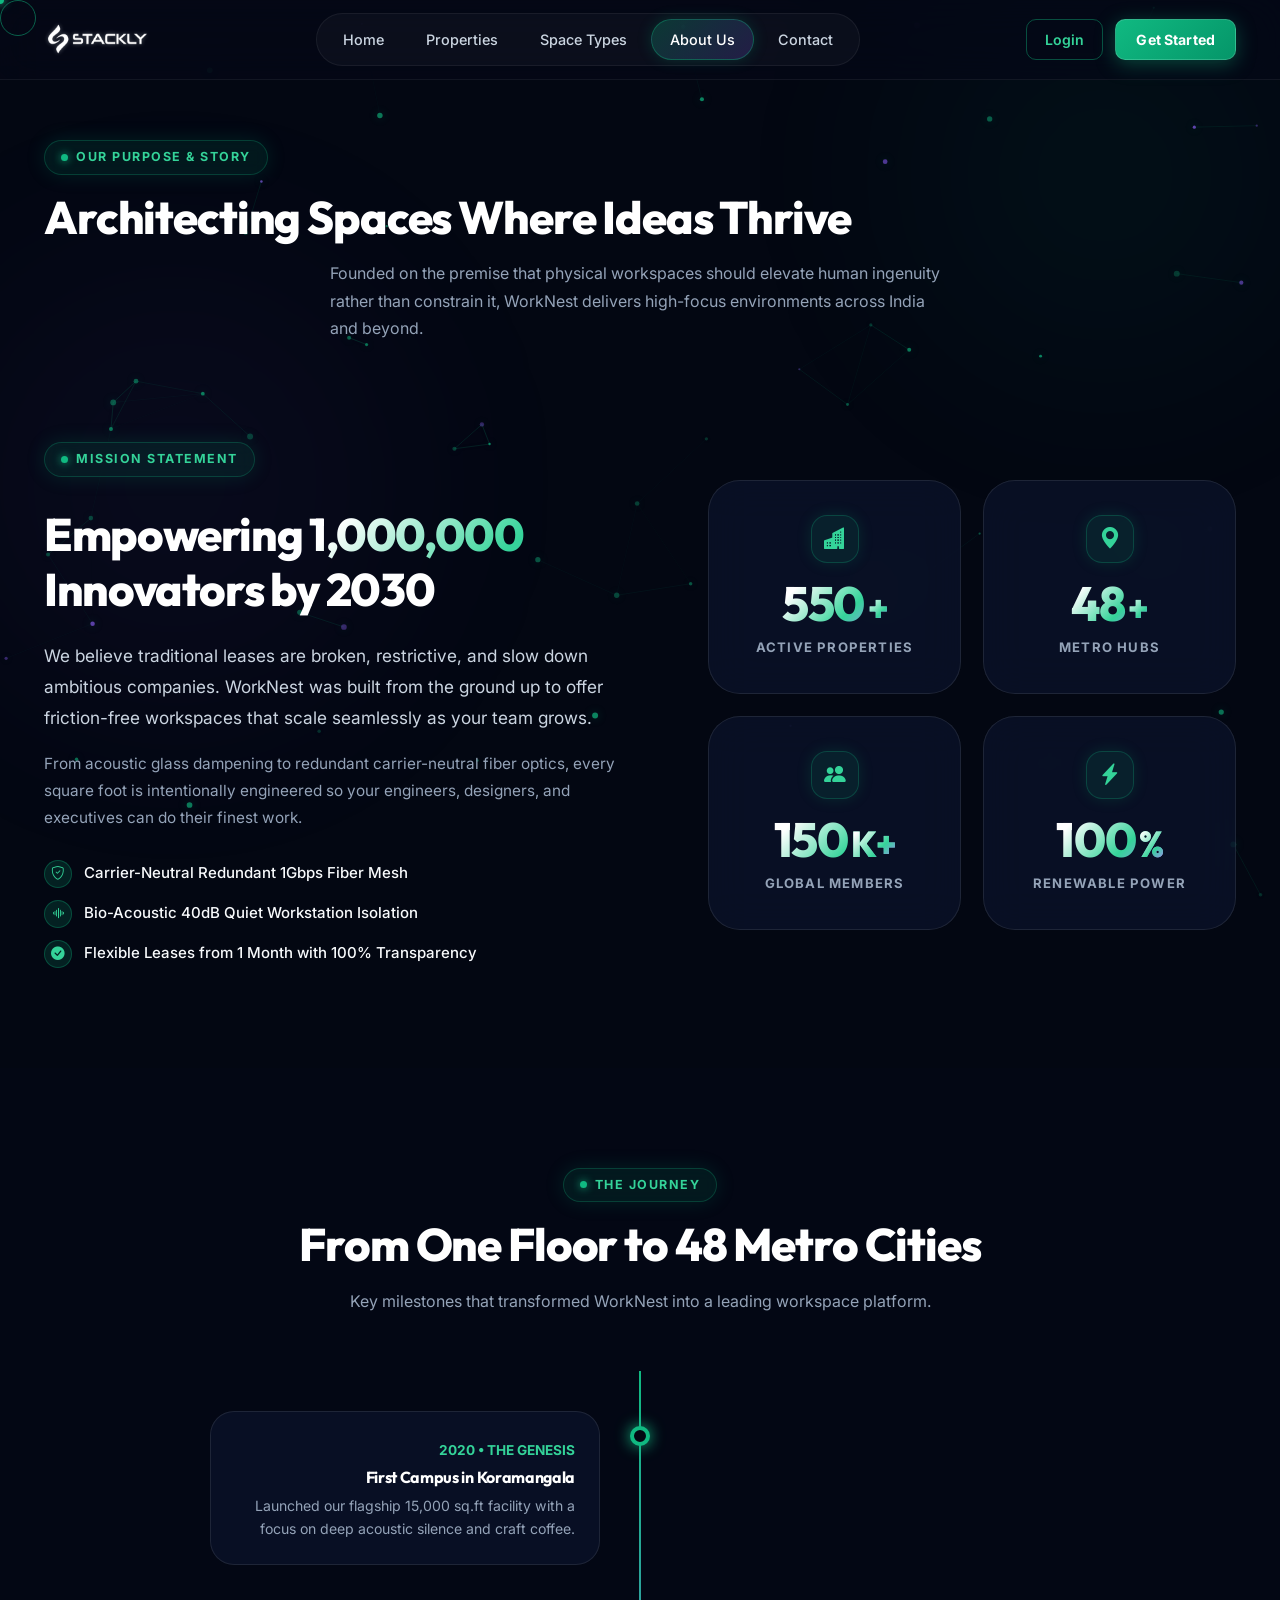
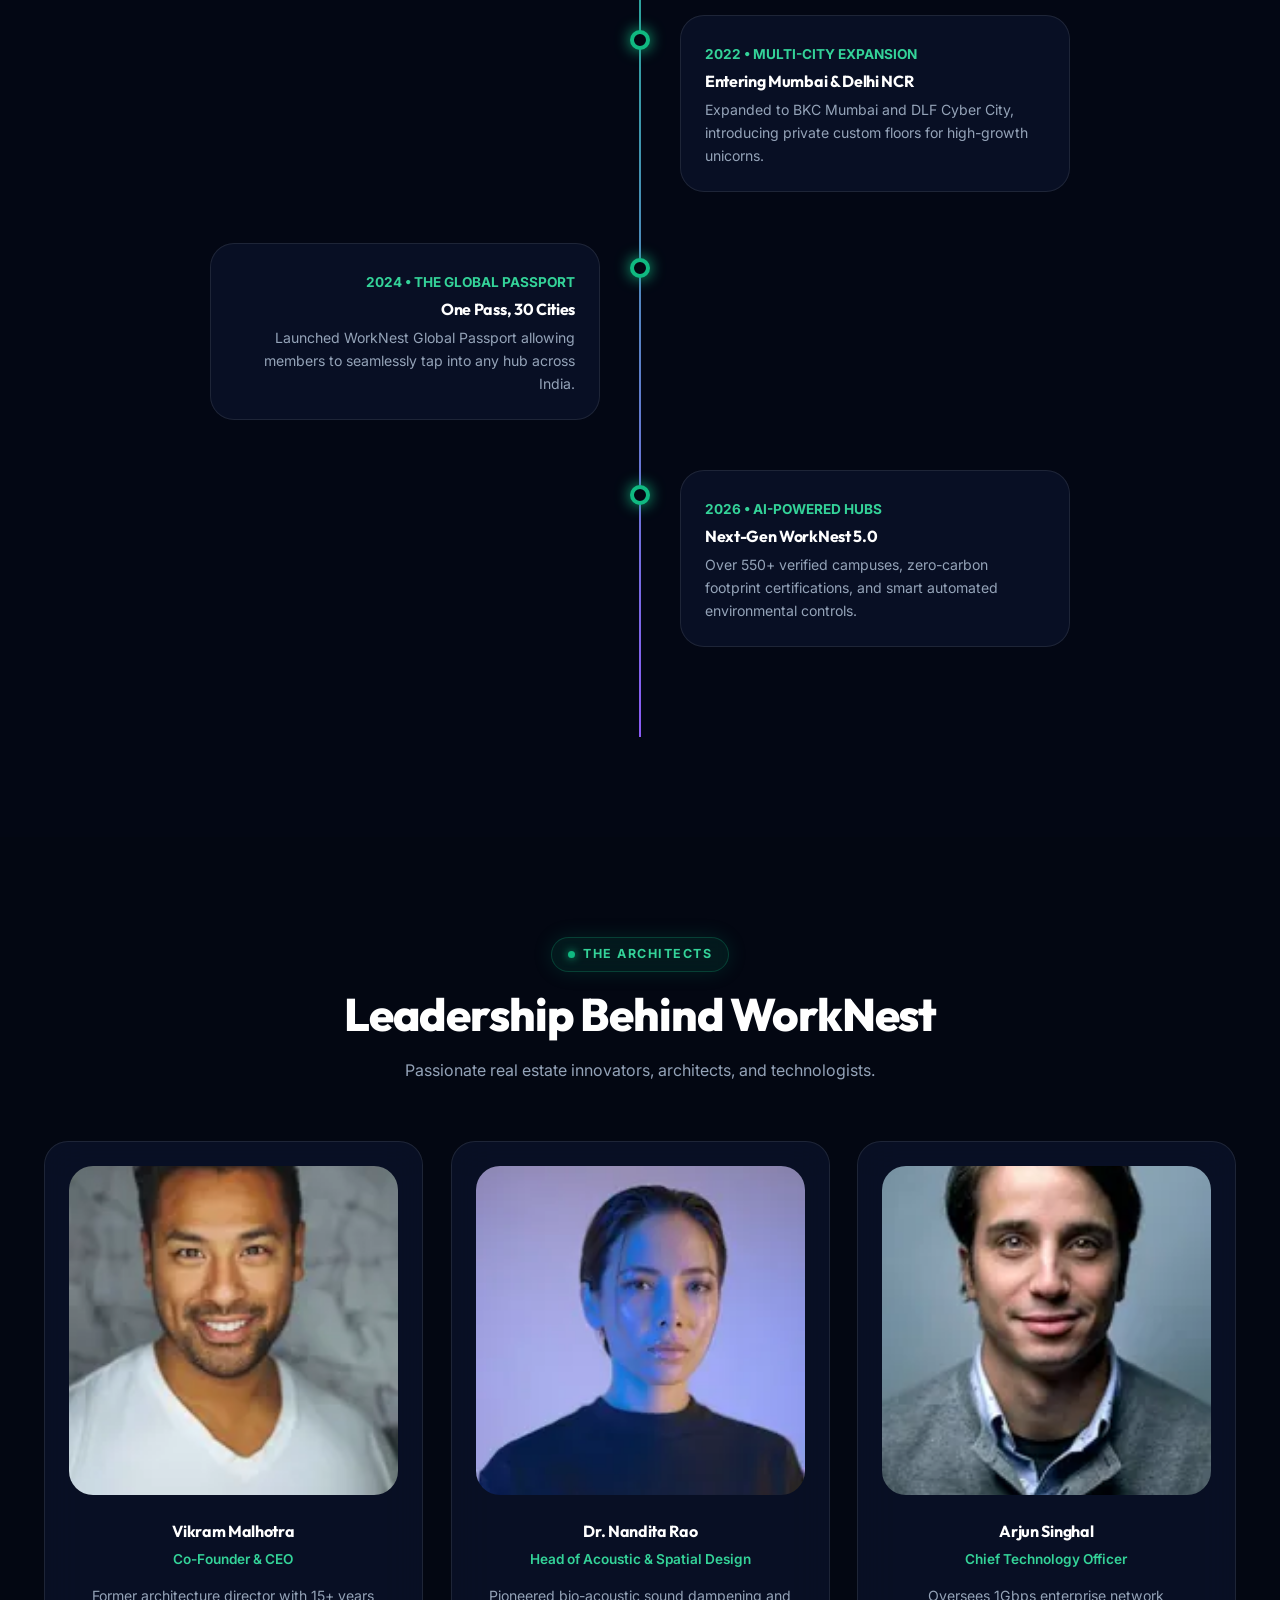
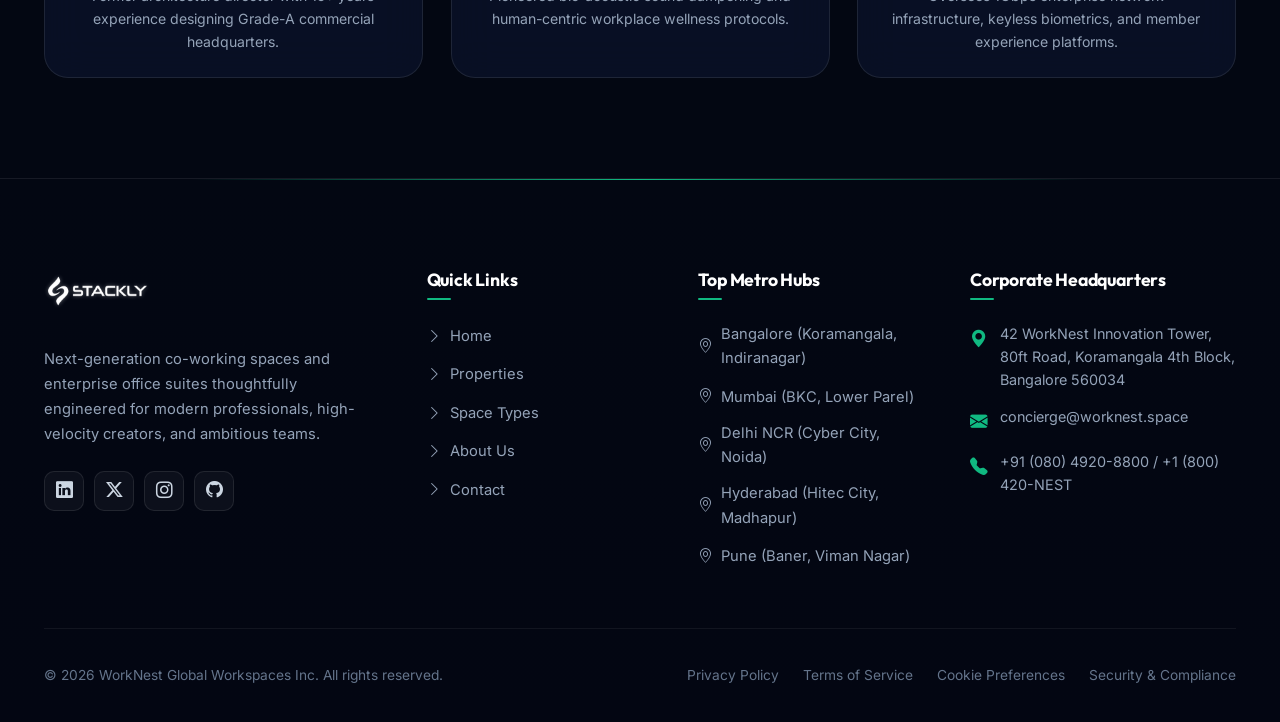
<file: about.html>
<!DOCTYPE html>
<html lang="en">
<head>
  <meta charset="UTF-8">
  <meta name="viewport" content="width=device-width, initial-scale=1.0">
  <meta name="description" content="About WorkNest — Redefining workspaces for modern creators, scaleups, and global enterprise innovators.">
  <title>About Us | WorkNest Premium Workspaces</title>
  <link rel="icon" href="favicon.ico" type="image/x-icon">

  <!-- Fonts & Icons -->
  <link rel="preconnect" href="https://fonts.googleapis.com">
  <link rel="preconnect" href="https://fonts.gstatic.com" crossorigin>
  <link href="https://fonts.googleapis.com/css2?family=Inter:wght@300;400;500;600;700;800;900&family=Outfit:wght@400;500;600;700;800;900&display=swap" rel="stylesheet">
  <link href="https://cdn.jsdelivr.net/npm/bootstrap-icons@1.11.3/font/bootstrap-icons.min.css" rel="stylesheet">
  <link href="https://cdnjs.cloudflare.com/ajax/libs/font-awesome/6.5.2/css/all.min.css" rel="stylesheet">

  <link rel="stylesheet" href="css/global.css">
  <link rel="stylesheet" href="css/index.css">
  <style>
    /* Timeline styles */
    .timeline-track {
      position: relative;
      max-width: 860px;
      margin: 0 auto;
      padding: 40px 0;
    }
    .timeline-track::before {
      content: "";
      position: absolute;
      top: 0;
      bottom: 0;
      left: 50%;
      transform: translateX(-50%);
      width: 2px;
      background: linear-gradient(180deg, var(--primary) 0%, var(--accent) 100%);
    }
    .timeline-item {
      position: relative;
      margin-bottom: 50px;
      width: 50%;
    }
    .timeline-item.left {
      left: 0;
      padding-right: 40px;
      text-align: right;
    }
    .timeline-item.right {
      left: 50%;
      padding-left: 40px;
      text-align: left;
    }
    .timeline-dot {
      position: absolute;
      top: 15px;
      width: 20px;
      height: 20px;
      border-radius: 50%;
      background: var(--bg-deep);
      border: 4px solid var(--primary);
      box-shadow: 0 0 15px var(--primary);
      z-index: 2;
    }
    .timeline-item.left .timeline-dot { right: -10px; }
    .timeline-item.right .timeline-dot { left: -10px; }

    @media (max-width: 768px) {
      .timeline-track::before { left: 20px; }
      .timeline-item { width: 100%; left: 0 !important; padding-left: 50px !important; padding-right: 0 !important; text-align: left !important; }
      .timeline-dot { left: 10px !important; }
    }

    /* Team Cards */
    .team-avatar-img {
      width: 100%;
      aspect-ratio: 1 / 1;
      object-fit: cover;
      border-radius: var(--radius-lg);
      margin-bottom: 20px;
      transition: transform 0.6s ease;
    }
    .team-card:hover .team-avatar-img {
      transform: scale(1.04);
    }

    /* ==========================================================================
       MISSION & STATS SECTION (2-COLUMN RESPONSIVE GRID)
       ========================================================================== */
    .mission-section-grid {
      display: grid;
      grid-template-columns: 1.15fr 1fr;
      gap: 56px;
      align-items: center;
    }

    .mission-heading {
      font-size: clamp(2rem, 3.8vw, 2.85rem);
      font-weight: 800;
      color: #ffffff;
      line-height: 1.22;
      letter-spacing: -0.03em;
      margin-top: 14px;
      margin-bottom: 22px;
    }

    .mission-lead-text {
      color: var(--text-secondary);
      font-size: 1.08rem;
      line-height: 1.8;
      margin-bottom: 18px;
    }

    .mission-body-text {
      color: var(--text-muted);
      font-size: 0.96rem;
      line-height: 1.75;
      margin-bottom: 28px;
    }

    .mission-features-list {
      display: flex;
      flex-direction: column;
      gap: 12px;
    }

    .mission-feature-item {
      display: inline-flex;
      align-items: center;
      gap: 12px;
      font-size: 0.94rem;
      color: var(--text-primary);
      font-weight: 500;
    }

    .mission-feature-icon {
      width: 28px;
      height: 28px;
      border-radius: 50%;
      background: rgba(16, 185, 129, 0.15);
      border: 1px solid rgba(16, 185, 129, 0.3);
      color: var(--primary-light);
      display: flex;
      align-items: center;
      justify-content: center;
      font-size: 0.85rem;
      flex-shrink: 0;
    }

    .mission-stats-grid {
      display: grid;
      grid-template-columns: repeat(2, 1fr);
      gap: 22px;
    }

    .stat-metric-card {
      padding: 34px 22px;
      border-radius: var(--radius-xl);
      text-align: center;
      display: flex;
      flex-direction: column;
      align-items: center;
      justify-content: center;
      background: var(--bg-card);
      border: 1px solid var(--glass-border);
      position: relative;
      overflow: hidden;
      transition: transform var(--transition-normal), border-color var(--transition-normal), box-shadow var(--transition-normal);
    }

    .stat-metric-card:hover {
      transform: translateY(-6px);
      border-color: rgba(var(--primary-rgb), 0.4);
      box-shadow: 0 20px 45px rgba(0, 0, 0, 0.6), 0 0 30px rgba(var(--primary-rgb), 0.15);
    }

    .stat-card-icon-pill {
      width: 48px;
      height: 48px;
      border-radius: var(--radius-md);
      background: rgba(16, 185, 129, 0.1);
      border: 1px solid rgba(16, 185, 129, 0.25);
      color: var(--primary-light);
      display: flex;
      align-items: center;
      justify-content: center;
      font-size: 1.35rem;
      margin-bottom: 16px;
      box-shadow: 0 0 15px rgba(16, 185, 129, 0.15);
    }

    .stat-number-wrap {
      font-family: var(--font-heading);
      font-size: clamp(2.3rem, 4vw, 3rem);
      font-weight: 800;
      line-height: 1;
      letter-spacing: -0.03em;
      margin-bottom: 10px;
      background: linear-gradient(135deg, #ffffff 15%, var(--primary-light) 65%, var(--accent-light) 100%);
      -webkit-background-clip: text;
      -webkit-text-fill-color: transparent;
      display: inline-flex;
      align-items: baseline;
      justify-content: center;
    }

    .stat-suffix {
      font-size: 0.75em;
      margin-left: 2px;
      background: inherit;
      -webkit-background-clip: text;
      -webkit-text-fill-color: transparent;
    }

    .stat-metric-label {
      font-size: 0.82rem;
      font-weight: 700;
      color: var(--text-muted);
      letter-spacing: 1.2px;
      text-transform: uppercase;
    }

    .team-card {
      padding: 32px 24px;
      text-align: center;
    }

    @media (max-width: 991px) {
      .mission-section-grid {
        grid-template-columns: 1fr;
        gap: 45px;
      }
    }

    @media (max-width: 540px) {
      .mission-stats-grid {
        grid-template-columns: 1fr;
        gap: 16px;
      }
      .stat-metric-card {
        padding: 28px 18px;
      }
    }
  </style>
</head>
<body>

  <div class="ambient-glow-wrapper" aria-hidden="true">
    <div class="ambient-orb ambient-orb-1"></div>
    <div class="ambient-orb ambient-orb-2"></div>
  </div>
  <canvas id="particleCanvas" aria-hidden="true"></canvas>

  <div class="scroll-progress-bar" id="scrollProgressBar" aria-hidden="true"></div>
  <div class="custom-cursor" aria-hidden="true"></div>
  <div class="custom-cursor-follower" aria-hidden="true"></div>

  <!-- NAVBAR -->
  <nav class="navbar-custom" id="mainNavbar">
    <div class="navbar-container">
      <a href="index.html" class="logo" id="nav-brand-logo" aria-label="Brand Logo">
        <img class="logo-img" src="images/stackly-logo.webp" alt="Stackly Logo">
      </a>
      <ul class="nav-menu-list">
        <li><a href="index.html" class="nav-link-item">Home</a></li>
        <li><a href="properties.html" class="nav-link-item">Properties</a></li>
        <li><a href="space-types.html" class="nav-link-item">Space Types</a></li>
        <li><a href="about.html" class="nav-link-item active">About Us</a></li>
        <li><a href="contact.html" class="nav-link-item">Contact</a></li>
      </ul>
      <div class="nav-actions">
        <a href="login.html" class="btn-magnetic btn-outline-glow btn-sm-custom nav-btn-login">Login</a>
        <a href="get-started.html" class="btn-magnetic btn-primary-glow btn-sm-custom btn-shimmer nav-btn-getstarted"><span>Get Started</span></a>
        <button class="navbar-toggle-btn" id="mobileToggleBtn" aria-label="Toggle Navigation">
          <i class="bi bi-list"></i>
        </button>
      </div>
    </div>
  </nav>

  <!-- Mobile Drawer -->
  <div class="mobile-nav-drawer" id="mobileNavDrawer" aria-hidden="true">
    <div class="mobile-drawer-header">
      <a href="index.html" class="logo">
        <img class="logo-img" src="images/stackly-logo.webp" alt="Stackly Logo" style="height:36px;">
      </a>
      <button class="navbar-toggle-btn" id="closeDrawerBtn" aria-label="Close Menu"><i class="bi bi-x-lg"></i></button>
    </div>
    <ul class="mobile-nav-links">
      <li><a href="index.html" class="mobile-nav-link">Home <i class="bi bi-chevron-right"></i></a></li>
      <li><a href="properties.html" class="mobile-nav-link">Properties <i class="bi bi-chevron-right"></i></a></li>
      <li><a href="space-types.html" class="mobile-nav-link">Space Types <i class="bi bi-chevron-right"></i></a></li>
      <li><a href="about.html" class="mobile-nav-link active">About Us <i class="bi bi-chevron-right"></i></a></li>
      <li><a href="contact.html" class="mobile-nav-link">Contact <i class="bi bi-chevron-right"></i></a></li>
    </ul>
    <div class="mobile-drawer-actions" style="padding: 20px 24px; display: flex; flex-direction: column; gap: 12px; margin-top: auto; border-top: 1px solid rgba(255, 255, 255, 0.08);">
      <a href="login.html" class="btn-magnetic btn-outline-glow w-100 justify-content-center">Login</a>
      <a href="get-started.html" class="btn-magnetic btn-primary-glow btn-shimmer w-100 justify-content-center"><span>Get Started</span></a>
    </div></div>

  <!-- HERO BANNER -->
  <section class="page-hero-banner" style="padding-top: calc(var(--nav-height) + 60px);">
    <div class="container-custom">
      <div class="section-badge"><span class="badge-dot"></span> Our Purpose & Story</div>
      <h1 class="section-title">Architecting Spaces Where Ideas Thrive</h1>
      <p class="section-desc">
        Founded on the premise that physical workspaces should elevate human ingenuity rather than constrain it, WorkNest delivers high-focus environments across India and beyond.
      </p>
    </div>
  </section>

  <!-- MISSION & STATS -->
  <section class="section-padding">
    <div class="container-custom">
      <div class="mission-section-grid" data-animate="fade-in">
        
        <!-- Left: Mission Statement & Narrative -->
        <div class="mission-text-column">
          <div class="section-badge"><span class="badge-dot"></span> Mission Statement</div>
          <h2 class="mission-heading">
            Empowering <span class="gradient-text">1,000,000</span> Innovators by 2030
          </h2>
          <p class="mission-lead-text">
            We believe traditional leases are broken, restrictive, and slow down ambitious companies. WorkNest was built from the ground up to offer friction-free workspaces that scale seamlessly as your team grows.
          </p>
          <p class="mission-body-text">
            From acoustic glass dampening to redundant carrier-neutral fiber optics, every square foot is intentionally engineered so your engineers, designers, and executives can do their finest work.
          </p>
          
          <div class="mission-features-list">
            <div class="mission-feature-item">
              <div class="mission-feature-icon"><i class="bi bi-shield-check"></i></div>
              <span>Carrier-Neutral Redundant 1Gbps Fiber Mesh</span>
            </div>
            <div class="mission-feature-item">
              <div class="mission-feature-icon"><i class="bi bi-soundwave"></i></div>
              <span>Bio-Acoustic 40dB Quiet Workstation Isolation</span>
            </div>
            <div class="mission-feature-item">
              <div class="mission-feature-icon"><i class="bi bi-check-circle-fill"></i></div>
              <span>Flexible Leases from 1 Month with 100% Transparency</span>
            </div>
          </div>
        </div>

        <!-- Right: 2x2 Metric Cards Grid -->
        <div class="mission-stats-grid">
          
          <!-- Stat 1 -->
          <div class="glass-card stat-metric-card">
            <div class="stat-card-icon-pill">
              <i class="bi bi-buildings-fill"></i>
            </div>
            <div class="stat-number-wrap">
              <span class="counter-value" data-count="550">0</span><span class="stat-suffix">+</span>
            </div>
            <span class="stat-metric-label">Active Properties</span>
          </div>

          <!-- Stat 2 -->
          <div class="glass-card stat-metric-card">
            <div class="stat-card-icon-pill">
              <i class="bi bi-geo-alt-fill"></i>
            </div>
            <div class="stat-number-wrap">
              <span class="counter-value" data-count="48">0</span><span class="stat-suffix">+</span>
            </div>
            <span class="stat-metric-label">Metro Hubs</span>
          </div>

          <!-- Stat 3 -->
          <div class="glass-card stat-metric-card">
            <div class="stat-card-icon-pill">
              <i class="bi bi-people-fill"></i>
            </div>
            <div class="stat-number-wrap">
              <span class="counter-value" data-count="150">0</span><span class="stat-suffix">K+</span>
            </div>
            <span class="stat-metric-label">Global Members</span>
          </div>

          <!-- Stat 4 -->
          <div class="glass-card stat-metric-card">
            <div class="stat-card-icon-pill">
              <i class="bi bi-lightning-charge-fill"></i>
            </div>
            <div class="stat-number-wrap">
              <span class="counter-value" data-count="100">0</span><span class="stat-suffix">%</span>
            </div>
            <span class="stat-metric-label">Renewable Power</span>
          </div>

        </div>

      </div>
    </div>
  </section>

  <!-- GROWTH TIMELINE -->
  <section class="section-padding" style="background: rgba(5,9,23,0.5);">
    <div class="container-custom">
      <div class="section-header">
        <div class="section-badge"><span class="badge-dot"></span> The Journey</div>
        <h2 class="section-title">From One Floor to 48 Metro Cities</h2>
        <p class="section-desc">Key milestones that transformed WorkNest into a leading workspace platform.</p>
      </div>

      <div class="timeline-track">
        <!-- 2020 -->
        <div class="timeline-item left">
          <div class="timeline-dot"></div>
          <div class="glass-card p-4">
            <span style="color:var(--primary-light); font-weight:700; font-size:0.85rem;">2020 • THE GENESIS</span>
            <h4 style="color:#ffffff; margin: 6px 0;">First Campus in Koramangala</h4>
            <p style="color:var(--text-muted); font-size:0.88rem; margin:0;">Launched our flagship 15,000 sq.ft facility with a focus on deep acoustic silence and craft coffee.</p>
          </div>
        </div>

        <!-- 2022 -->
        <div class="timeline-item right">
          <div class="timeline-dot"></div>
          <div class="glass-card p-4">
            <span style="color:var(--primary-light); font-weight:700; font-size:0.85rem;">2022 • MULTI-CITY EXPANSION</span>
            <h4 style="color:#ffffff; margin: 6px 0;">Entering Mumbai & Delhi NCR</h4>
            <p style="color:var(--text-muted); font-size:0.88rem; margin:0;">Expanded to BKC Mumbai and DLF Cyber City, introducing private custom floors for high-growth unicorns.</p>
          </div>
        </div>

        <!-- 2024 -->
        <div class="timeline-item left">
          <div class="timeline-dot"></div>
          <div class="glass-card p-4">
            <span style="color:var(--primary-light); font-weight:700; font-size:0.85rem;">2024 • THE GLOBAL PASSPORT</span>
            <h4 style="color:#ffffff; margin: 6px 0;">One Pass, 30 Cities</h4>
            <p style="color:var(--text-muted); font-size:0.88rem; margin:0;">Launched WorkNest Global Passport allowing members to seamlessly tap into any hub across India.</p>
          </div>
        </div>

        <!-- 2026 -->
        <div class="timeline-item right">
          <div class="timeline-dot"></div>
          <div class="glass-card p-4">
            <span style="color:var(--primary-light); font-weight:700; font-size:0.85rem;">2026 • AI-POWERED HUBS</span>
            <h4 style="color:#ffffff; margin: 6px 0;">Next-Gen WorkNest 5.0</h4>
            <p style="color:var(--text-muted); font-size:0.88rem; margin:0;">Over 550+ verified campuses, zero-carbon footprint certifications, and smart automated environmental controls.</p>
          </div>
        </div>
      </div>
    </div>
  </section>

  <!-- LEADERSHIP TEAM -->
  <section class="section-padding">
    <div class="container-custom">
      <div class="section-header">
        <div class="section-badge"><span class="badge-dot"></span> The Architects</div>
        <h2 class="section-title">Leadership Behind WorkNest</h2>
        <p class="section-desc">Passionate real estate innovators, architects, and technologists.</p>
      </div>

      <div class="card-equal-grid">
        <!-- Leader 1 -->
        <div class="glass-card p-4 team-card text-center">
          <img src="images/avatar-marcus.webp" alt="Vikram Malhotra" class="team-avatar-img">
          <h4 style="color:#ffffff; margin-bottom:4px;">Vikram Malhotra</h4>
          <span style="color:var(--primary-light); font-size:0.85rem; font-weight:600;">Co-Founder & CEO</span>
          <p style="color:var(--text-muted); font-size:0.88rem; margin-top:12px;">Former architecture director with 15+ years experience designing Grade-A commercial headquarters.</p>
        </div>

        <!-- Leader 2 -->
        <div class="glass-card p-4 team-card text-center">
          <img src="images/avatar-elena.webp" alt="Dr. Nandita Rao" class="team-avatar-img">
          <h4 style="color:#ffffff; margin-bottom:4px;">Dr. Nandita Rao</h4>
          <span style="color:var(--primary-light); font-size:0.85rem; font-weight:600;">Head of Acoustic & Spatial Design</span>
          <p style="color:var(--text-muted); font-size:0.88rem; margin-top:12px;">Pioneered bio-acoustic sound dampening and human-centric workplace wellness protocols.</p>
        </div>

        <!-- Leader 3 -->
        <div class="glass-card p-4 team-card text-center">
          <img src="images/avatar-david.webp" alt="Arjun Singhal" class="team-avatar-img">
          <h4 style="color:#ffffff; margin-bottom:4px;">Arjun Singhal</h4>
          <span style="color:var(--primary-light); font-size:0.85rem; font-weight:600;">Chief Technology Officer</span>
          <p style="color:var(--text-muted); font-size:0.88rem; margin-top:12px;">Oversees 1Gbps enterprise network infrastructure, keyless biometrics, and member experience platforms.</p>
        </div>
      </div>
    </div>
  </section>

  <!-- FOOTER -->
    <!-- ==================== FOOTER ==================== -->
  <footer class="footer-master">
    <div class="container-custom">
      <div class="footer-grid-aligned">
        <!-- Col 1: Brand & Bio -->
        <div class="footer-col">
          <a href="index.html" class="logo mb-3" style="display:inline-flex;">
            <img class="logo-img" src="images/stackly-logo.webp" alt="WorkNest Stackly Logo">
          </a>
          <p class="footer-brand-desc">
            Next-generation co-working spaces and enterprise office suites thoughtfully engineered for modern professionals, high-velocity creators, and ambitious teams.
          </p>
          <div class="footer-social-row">
            <a href="404.html" class="social-circle-link" aria-label="LinkedIn" title="LinkedIn"><i class="bi bi-linkedin"></i></a>
            <a href="404.html" class="social-circle-link" aria-label="Twitter / X" title="Twitter / X"><i class="bi bi-twitter-x"></i></a>
            <a href="404.html" class="social-circle-link" aria-label="Instagram" title="Instagram"><i class="bi bi-instagram"></i></a>
            <a href="404.html" class="social-circle-link" aria-label="GitHub" title="GitHub"><i class="bi bi-github"></i></a>
          </div>
        </div>

        <!-- Col 2: Quick Links -->
        <div class="footer-col">
          <h4 class="footer-title">Quick Links</h4>
          <ul class="footer-links-list">
            <li><a href="index.html"><i class="bi bi-chevron-right"></i> Home</a></li>
            <li><a href="properties.html"><i class="bi bi-chevron-right"></i> Properties</a></li>
            <li><a href="space-types.html"><i class="bi bi-chevron-right"></i> Space Types</a></li>
            <li><a href="about.html"><i class="bi bi-chevron-right"></i> About Us</a></li>
            <li><a href="contact.html"><i class="bi bi-chevron-right"></i> Contact</a></li>
          </ul>
        </div>

        <!-- Col 3: Top Metro Hubs (All Render to 404) -->
        <div class="footer-col">
          <h4 class="footer-title">Top Metro Hubs</h4>
          <ul class="footer-links-list">
            <li><a href="404.html"><i class="bi bi-geo-alt"></i> Bangalore (Koramangala, Indiranagar)</a></li>
            <li><a href="404.html"><i class="bi bi-geo-alt"></i> Mumbai (BKC, Lower Parel)</a></li>
            <li><a href="404.html"><i class="bi bi-geo-alt"></i> Delhi NCR (Cyber City, Noida)</a></li>
            <li><a href="404.html"><i class="bi bi-geo-alt"></i> Hyderabad (Hitec City, Madhapur)</a></li>
            <li><a href="404.html"><i class="bi bi-geo-alt"></i> Pune (Baner, Viman Nagar)</a></li>
          </ul>
        </div>

        <!-- Col 4: Corporate Headquarters -->
        <div class="footer-col">
          <h4 class="footer-title">Corporate Headquarters</h4>
          <div class="footer-contact-item">
            <i class="bi bi-geo-alt-fill"></i>
            <span>42 WorkNest Innovation Tower, 80ft Road, Koramangala 4th Block, Bangalore 560034</span>
          </div>
          <div class="footer-contact-item">
            <i class="bi bi-envelope-fill"></i>
            <a href="mailto:concierge@worknest.space" style="color: inherit; text-decoration: none;">concierge@worknest.space</a>
          </div>
          <div class="footer-contact-item">
            <i class="bi bi-telephone-fill"></i>
            <a href="tel:+918049208800" style="color: inherit; text-decoration: none;">+91 (080) 4920-8800 / +1 (800) 420-NEST</a>
          </div>
        </div>
      </div>

      <!-- Footer Bottom Copyright & Legal (All Legal Links Render to 404) -->
      <div class="footer-bottom-bar">
        <div>
          &copy; 2026 WorkNest Global Workspaces Inc. All rights reserved.
        </div>
        <div class="footer-legal-links">
          <a href="404.html">Privacy Policy</a>
          <a href="404.html">Terms of Service</a>
          <a href="404.html">Cookie Preferences</a>
          <a href="404.html">Security & Compliance</a>
        </div>
      </div>
    </div>
  </footer>

  <!-- Modal -->
  <div class="custom-modal-backdrop" id="tourModal" role="dialog" aria-modal="true">
    <div class="custom-modal-dialog">
      <div class="modal-header-custom">
        <h3 style="font-size:1.3rem; margin:0; color:#ffffff;">Book a Workspace Tour</h3>
        <button class="modal-close-btn modal-close-trigger"><i class="bi bi-x-lg"></i></button>
      </div>
      <div class="modal-body-custom">
        <form id="tourBookingForm">
          <div class="mb-3">
            <label class="form-label" style="font-size:0.85rem; color:var(--text-muted); font-weight:600;">FULL NAME</label>
            <input type="text" class="form-control" placeholder="Rohan Mehra" required style="background:rgba(255,255,255,0.05); border:1px solid var(--glass-border); color:#ffffff; border-radius:var(--radius-sm); padding:10px 14px;">
          </div>
          <div class="mb-3">
            <label class="form-label" style="font-size:0.85rem; color:var(--text-muted); font-weight:600;">WORK EMAIL</label>
            <input type="email" class="form-control" placeholder="rohan@tech.com" required style="background:rgba(255,255,255,0.05); border:1px solid var(--glass-border); color:#ffffff; border-radius:var(--radius-sm); padding:10px 14px;">
          </div>
          <button type="submit" class="btn-magnetic btn-primary-glow w-100 btn-shimmer" style="padding:14px;">
            Confirm Tour
          </button>
        </form>
      </div>
    </div>
  </div>

  <button class="back-to-top-btn" id="backToTopBtn" aria-label="Back to top">
    <svg class="back-to-top-svg" viewBox="0 0 52 52">
      <circle class="back-to-top-circle" id="backToTopCircle" cx="26" cy="26" r="24"></circle>
    </svg>
    <i class="bi bi-arrow-up"></i>
  </button>

  <script src="js/main.js"></script>
</body>
</html>
</file>
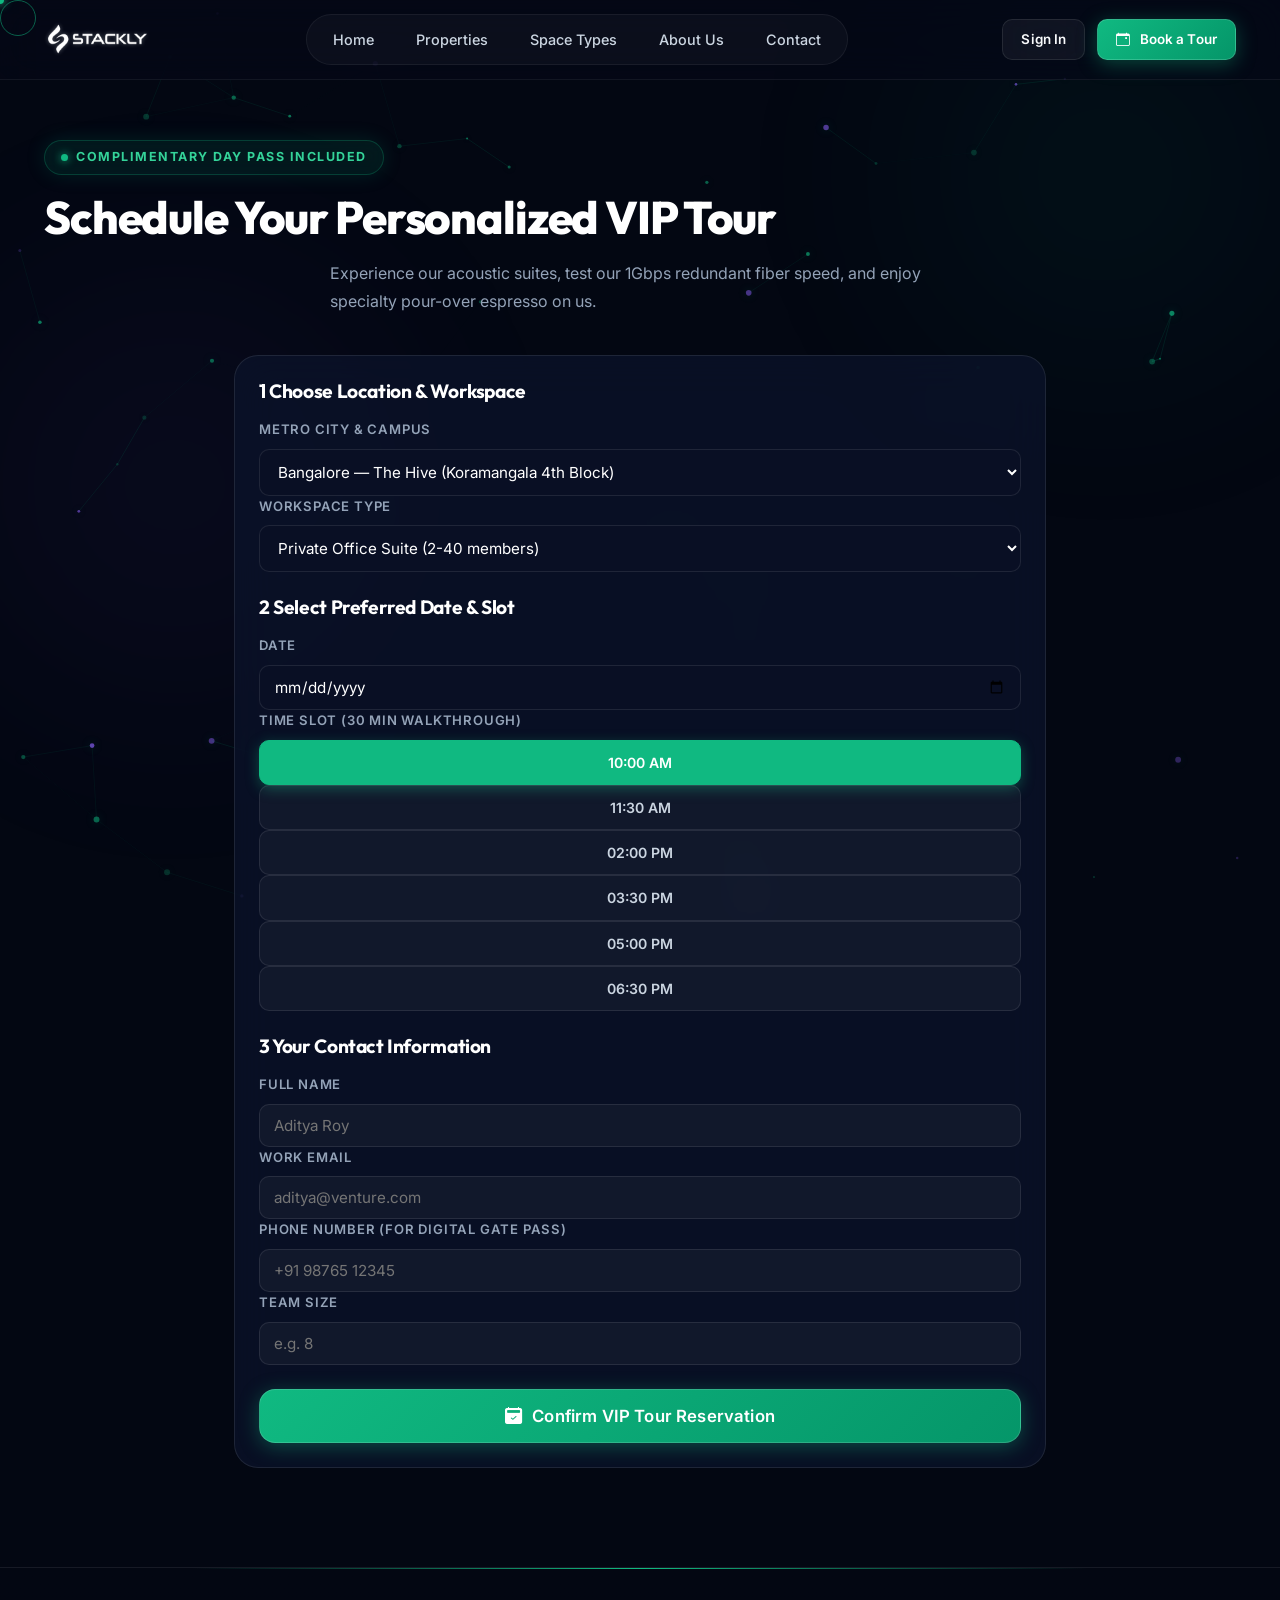
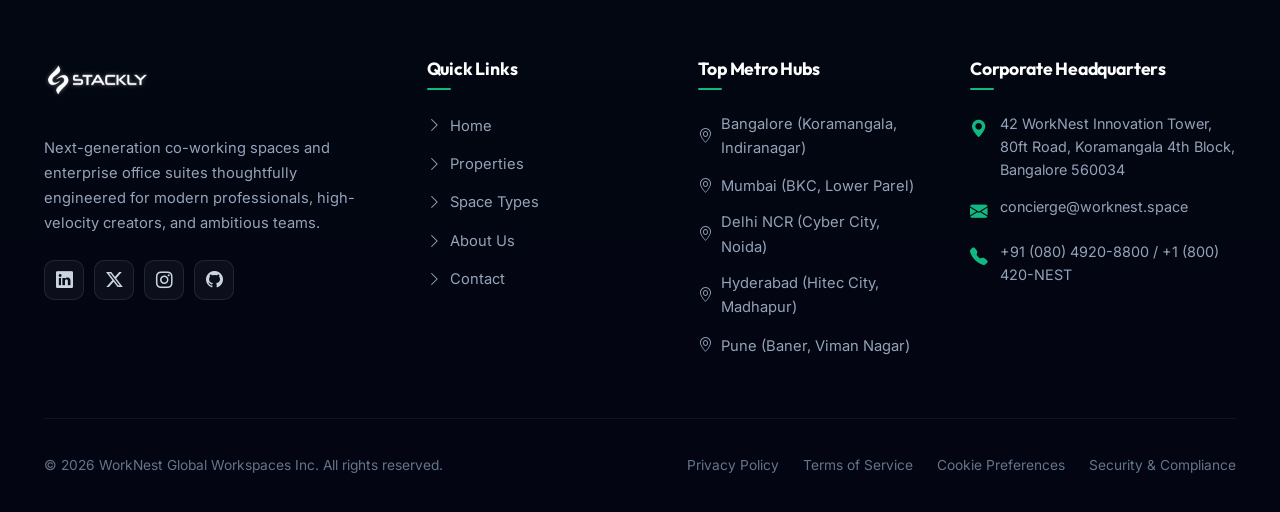
<file: book-tour.html>
<!DOCTYPE html>
<html lang="en">
<head>
  <meta charset="UTF-8">
  <meta name="viewport" content="width=device-width, initial-scale=1.0">
  <meta name="description" content="Book a VIP Tour at WorkNest — Complimentary 1-Day Pass, Barista Coffee, and Private Suite Walkthrough.">
  <title>Book a VIP Tour | WorkNest Co-Working</title>
  <link rel="icon" href="favicon.ico" type="image/x-icon">

  <!-- Fonts & Icons -->
  <link rel="preconnect" href="https://fonts.googleapis.com">
  <link rel="preconnect" href="https://fonts.gstatic.com" crossorigin>
  <link href="https://fonts.googleapis.com/css2?family=Inter:wght@300;400;500;600;700;800;900&family=Outfit:wght@400;500;600;700;800;900&display=swap" rel="stylesheet">
  <link href="https://cdn.jsdelivr.net/npm/bootstrap-icons@1.11.3/font/bootstrap-icons.min.css" rel="stylesheet">
  <link href="https://cdnjs.cloudflare.com/ajax/libs/font-awesome/6.5.2/css/all.min.css" rel="stylesheet">

  <link rel="stylesheet" href="css/global.css">
  <link rel="stylesheet" href="css/index.css">
  <style>
    .time-slot-pill {
      background: rgba(255, 255, 255, 0.04);
      border: 1px solid var(--glass-border);
      border-radius: var(--radius-sm);
      padding: 10px 14px;
      text-align: center;
      cursor: pointer;
      color: var(--text-secondary);
      font-size: 0.88rem;
      font-weight: 600;
      transition: all var(--transition-fast);
    }
    .time-slot-pill:hover {
      background: rgba(255, 255, 255, 0.1);
      color: #ffffff;
    }
    .time-slot-pill.active {
      background: var(--primary);
      border-color: var(--primary);
      color: #ffffff;
      box-shadow: 0 4px 14px rgba(var(--primary-rgb), 0.35);
    }
  </style>
</head>
<body>

  <div class="ambient-glow-wrapper" aria-hidden="true">
    <div class="ambient-orb ambient-orb-1"></div>
    <div class="ambient-orb ambient-orb-2"></div>
  </div>
  <canvas id="particleCanvas" aria-hidden="true"></canvas>

  <div class="scroll-progress-bar" id="scrollProgressBar" aria-hidden="true"></div>
  <div class="custom-cursor" aria-hidden="true"></div>
  <div class="custom-cursor-follower" aria-hidden="true"></div>

  <!-- NAVBAR -->
  <nav class="navbar-custom" id="mainNavbar">
    <div class="navbar-container">
      <a href="index.html" class="logo" id="nav-brand-logo" aria-label="Brand Logo">
        <img class="logo-img" src="images/stackly-logo.webp" alt="Stackly Logo">
      </a>
      <ul class="nav-menu-list">
        <li><a href="index.html" class="nav-link-item">Home</a></li>
        <li><a href="properties.html" class="nav-link-item">Properties</a></li>
        <li><a href="space-types.html" class="nav-link-item">Space Types</a></li>
        <li><a href="about.html" class="nav-link-item">About Us</a></li>
        <li><a href="contact.html" class="nav-link-item">Contact</a></li>
      </ul>
      <div class="nav-actions">
        <a href="signin.html" class="btn-magnetic btn-secondary-glass btn-sm-custom">Sign In</a>
        <a href="book-tour.html" class="btn-magnetic btn-primary-glow btn-sm-custom btn-shimmer">
          <i class="bi bi-calendar-event me-1"></i> Book a Tour
        </a>
        <button class="navbar-toggle-btn" id="mobileToggleBtn" aria-label="Toggle Navigation"><i class="bi bi-list"></i></button>
      </div>
    </div>
  </nav>

  <!-- Mobile Drawer -->
  <div class="mobile-nav-drawer" id="mobileNavDrawer" aria-hidden="true">
    <div class="mobile-drawer-header">
      <a href="index.html" class="logo">
        <img class="logo-img" src="images/stackly-logo.webp" alt="Stackly Logo" style="height:36px;">
      </a>
      <button class="navbar-toggle-btn" id="closeDrawerBtn" aria-label="Close Menu"><i class="bi bi-x-lg"></i></button>
    </div>
    <ul class="mobile-nav-links">
      <li><a href="index.html" class="mobile-nav-link">Home</a></li>
      <li><a href="properties.html" class="mobile-nav-link">Properties</a></li>
      <li><a href="space-types.html" class="mobile-nav-link">Space Types</a></li>
      <li><a href="about.html" class="mobile-nav-link">About Us</a></li>
      <li><a href="contact.html" class="mobile-nav-link">Contact</a></li>
    </ul>
  </div>

  <!-- HERO BANNER -->
  <section class="page-hero-banner" style="padding-top: calc(var(--nav-height) + 60px);">
    <div class="container-custom">
      <div class="section-badge"><span class="badge-dot"></span> Complimentary Day Pass Included</div>
      <h1 class="section-title">Schedule Your Personalized VIP Tour</h1>
      <p class="section-desc">
        Experience our acoustic suites, test our 1Gbps redundant fiber speed, and enjoy specialty pour-over espresso on us.
      </p>
    </div>
  </section>

  <!-- TOUR BOOKING INTERACTIVE WIZARD -->
  <section class="section-padding" style="padding-top:40px;">
    <div class="container-custom" style="max-width:860px;">
      <div class="glass-card p-4 p-md-5" data-animate="fade-in">
        <form id="dedicatedTourForm">
          <!-- Step 1: Location & Workspace -->
          <h4 style="color:#ffffff; margin-bottom:16px; font-size:1.2rem;">
            <span class="badge bg-primary text-white me-2">1</span> Choose Location & Workspace
          </h4>
          <div class="row g-3 mb-4">
            <div class="col-md-6">
              <label class="form-label" style="font-size:0.82rem; color:var(--text-muted); font-weight:600;">METRO CITY & CAMPUS</label>
              <select class="form-select" style="background:#090f24; border:1px solid var(--glass-border); color:#ffffff; border-radius:var(--radius-sm); padding:12px 14px;">
                <option value="blr-kora">Bangalore — The Hive (Koramangala 4th Block)</option>
                <option value="blr-indi">Bangalore — The Glasshouse (Indiranagar)</option>
                <option value="bom-bkc">Mumbai — Nexus Horizon (BKC)</option>
                <option value="bom-lp">Mumbai — Apex Bay (Lower Parel)</option>
                <option value="del-cyber">Delhi NCR — CyberOne (DLF Cyber City)</option>
                <option value="hyd-hitec">Hyderabad — Silicon Matrix (Hitec City)</option>
                <option value="pun-baner">Pune — SkyTech Altitude (Baner)</option>
              </select>
            </div>
            <div class="col-md-6">
              <label class="form-label" style="font-size:0.82rem; color:var(--text-muted); font-weight:600;">WORKSPACE TYPE</label>
              <select class="form-select" style="background:#090f24; border:1px solid var(--glass-border); color:#ffffff; border-radius:var(--radius-sm); padding:12px 14px;">
                <option value="private">Private Office Suite (2-40 members)</option>
                <option value="dedicated">Dedicated Desk</option>
                <option value="hotdesk">Flexible Hot Desk</option>
                <option value="custom">Enterprise Custom Floor (40+ members)</option>
              </select>
            </div>
          </div>

          <!-- Step 2: Date & Time -->
          <h4 style="color:#ffffff; margin-bottom:16px; font-size:1.2rem;">
            <span class="badge bg-primary text-white me-2">2</span> Select Preferred Date & Slot
          </h4>
          <div class="row g-3 mb-4">
            <div class="col-md-5">
              <label class="form-label" style="font-size:0.82rem; color:var(--text-muted); font-weight:600;">DATE</label>
              <input type="date" class="form-control" required style="background:#090f24; border:1px solid var(--glass-border); color:#ffffff; border-radius:var(--radius-sm); padding:11px 14px;">
            </div>
            <div class="col-md-7">
              <label class="form-label" style="font-size:0.82rem; color:var(--text-muted); font-weight:600;">TIME SLOT (30 MIN WALKTHROUGH)</label>
              <div class="d-grid" style="grid-template-columns: repeat(3, 1fr); gap: 8px;" id="timeSlotPills">
                <div class="time-slot-pill active">10:00 AM</div>
                <div class="time-slot-pill">11:30 AM</div>
                <div class="time-slot-pill">02:00 PM</div>
                <div class="time-slot-pill">03:30 PM</div>
                <div class="time-slot-pill">05:00 PM</div>
                <div class="time-slot-pill">06:30 PM</div>
              </div>
            </div>
          </div>

          <!-- Step 3: Contact Details -->
          <h4 style="color:#ffffff; margin-bottom:16px; font-size:1.2rem;">
            <span class="badge bg-primary text-white me-2">3</span> Your Contact Information
          </h4>
          <div class="row g-3 mb-4">
            <div class="col-md-6">
              <label class="form-label" style="font-size:0.82rem; color:var(--text-muted); font-weight:600;">FULL NAME</label>
              <input type="text" class="form-control" placeholder="Aditya Roy" required style="background:rgba(255,255,255,0.04); border:1px solid var(--glass-border); color:#ffffff; border-radius:var(--radius-sm); padding:11px 14px;">
            </div>
            <div class="col-md-6">
              <label class="form-label" style="font-size:0.82rem; color:var(--text-muted); font-weight:600;">WORK EMAIL</label>
              <input type="email" class="form-control" placeholder="aditya@venture.com" required style="background:rgba(255,255,255,0.04); border:1px solid var(--glass-border); color:#ffffff; border-radius:var(--radius-sm); padding:11px 14px;">
            </div>
            <div class="col-md-6">
              <label class="form-label" style="font-size:0.82rem; color:var(--text-muted); font-weight:600;">PHONE NUMBER (FOR DIGITAL GATE PASS)</label>
              <input type="tel" class="form-control" placeholder="+91 98765 12345" required style="background:rgba(255,255,255,0.04); border:1px solid var(--glass-border); color:#ffffff; border-radius:var(--radius-sm); padding:11px 14px;">
            </div>
            <div class="col-md-6">
              <label class="form-label" style="font-size:0.82rem; color:var(--text-muted); font-weight:600;">TEAM SIZE</label>
              <input type="number" class="form-control" placeholder="e.g. 8" min="1" max="200" style="background:rgba(255,255,255,0.04); border:1px solid var(--glass-border); color:#ffffff; border-radius:var(--radius-sm); padding:11px 14px;">
            </div>
          </div>

          <button type="submit" class="btn-magnetic btn-primary-glow btn-lg-custom w-100 btn-shimmer">
            <i class="bi bi-calendar2-check-fill me-2"></i> Confirm VIP Tour Reservation
          </button>
        </form>
      </div>
    </div>
  </section>

  <!-- FOOTER -->
    <!-- ==================== FOOTER ==================== -->
  <footer class="footer-master">
    <div class="container-custom">
      <div class="footer-grid-aligned">
        <!-- Col 1: Brand & Bio -->
        <div class="footer-col">
          <a href="index.html" class="logo mb-3" style="display:inline-flex;">
            <img class="logo-img" src="images/stackly-logo.webp" alt="WorkNest Stackly Logo">
          </a>
          <p class="footer-brand-desc">
            Next-generation co-working spaces and enterprise office suites thoughtfully engineered for modern professionals, high-velocity creators, and ambitious teams.
          </p>
          <div class="footer-social-row">
            <a href="404.html" class="social-circle-link" aria-label="LinkedIn" title="LinkedIn"><i class="bi bi-linkedin"></i></a>
            <a href="404.html" class="social-circle-link" aria-label="Twitter / X" title="Twitter / X"><i class="bi bi-twitter-x"></i></a>
            <a href="404.html" class="social-circle-link" aria-label="Instagram" title="Instagram"><i class="bi bi-instagram"></i></a>
            <a href="404.html" class="social-circle-link" aria-label="GitHub" title="GitHub"><i class="bi bi-github"></i></a>
          </div>
        </div>

        <!-- Col 2: Quick Links -->
        <div class="footer-col">
          <h4 class="footer-title">Quick Links</h4>
          <ul class="footer-links-list">
            <li><a href="index.html"><i class="bi bi-chevron-right"></i> Home</a></li>
            <li><a href="properties.html"><i class="bi bi-chevron-right"></i> Properties</a></li>
            <li><a href="space-types.html"><i class="bi bi-chevron-right"></i> Space Types</a></li>
            <li><a href="about.html"><i class="bi bi-chevron-right"></i> About Us</a></li>
            <li><a href="contact.html"><i class="bi bi-chevron-right"></i> Contact</a></li>
          </ul>
        </div>

        <!-- Col 3: Top Metro Hubs (All Render to 404) -->
        <div class="footer-col">
          <h4 class="footer-title">Top Metro Hubs</h4>
          <ul class="footer-links-list">
            <li><a href="404.html"><i class="bi bi-geo-alt"></i> Bangalore (Koramangala, Indiranagar)</a></li>
            <li><a href="404.html"><i class="bi bi-geo-alt"></i> Mumbai (BKC, Lower Parel)</a></li>
            <li><a href="404.html"><i class="bi bi-geo-alt"></i> Delhi NCR (Cyber City, Noida)</a></li>
            <li><a href="404.html"><i class="bi bi-geo-alt"></i> Hyderabad (Hitec City, Madhapur)</a></li>
            <li><a href="404.html"><i class="bi bi-geo-alt"></i> Pune (Baner, Viman Nagar)</a></li>
          </ul>
        </div>

        <!-- Col 4: Corporate Headquarters -->
        <div class="footer-col">
          <h4 class="footer-title">Corporate Headquarters</h4>
          <div class="footer-contact-item">
            <i class="bi bi-geo-alt-fill"></i>
            <span>42 WorkNest Innovation Tower, 80ft Road, Koramangala 4th Block, Bangalore 560034</span>
          </div>
          <div class="footer-contact-item">
            <i class="bi bi-envelope-fill"></i>
            <a href="mailto:concierge@worknest.space" style="color: inherit; text-decoration: none;">concierge@worknest.space</a>
          </div>
          <div class="footer-contact-item">
            <i class="bi bi-telephone-fill"></i>
            <a href="tel:+918049208800" style="color: inherit; text-decoration: none;">+91 (080) 4920-8800 / +1 (800) 420-NEST</a>
          </div>
        </div>
      </div>

      <!-- Footer Bottom Copyright & Legal (All Legal Links Render to 404) -->
      <div class="footer-bottom-bar">
        <div>
          &copy; 2026 WorkNest Global Workspaces Inc. All rights reserved.
        </div>
        <div class="footer-legal-links">
          <a href="404.html">Privacy Policy</a>
          <a href="404.html">Terms of Service</a>
          <a href="404.html">Cookie Preferences</a>
          <a href="404.html">Security & Compliance</a>
        </div>
      </div>
    </div>
  </footer>

  <button class="back-to-top-btn" id="backToTopBtn" aria-label="Back to top">
    <svg class="back-to-top-svg" viewBox="0 0 52 52">
      <circle class="back-to-top-circle" id="backToTopCircle" cx="26" cy="26" r="24"></circle>
    </svg>
    <i class="bi bi-arrow-up"></i>
  </button>

  <script src="js/main.js"></script>
  <script>
    const slots = document.querySelectorAll('#timeSlotPills .time-slot-pill');
    slots.forEach(slot => {
      slot.addEventListener('click', () => {
        slots.forEach(s => s.classList.remove('active'));
        slot.classList.add('active');
      });
    });

    const form = document.getElementById('dedicatedTourForm');
    if (form) {
      form.addEventListener('submit', (e) => {
        e.preventDefault();
        const submitBtn = form.querySelector('button[type="submit"]');
        submitBtn.innerHTML = '<span class="spinner-border spinner-border-sm me-2"></span> Generating VIP Pass...';
        submitBtn.disabled = true;

        setTimeout(() => {
          form.innerHTML = `
            <div class="text-center py-5">
              <div style="width: 80px; height: 80px; border-radius: 50%; background: rgba(16, 185, 129, 0.2); color: var(--primary-light); display: inline-flex; align-items: center; justify-content: center; font-size: 2.6rem; margin-bottom: 20px;">
                <i class="bi bi-check2-circle"></i>
              </div>
              <h3 style="color:#ffffff; margin-bottom: 12px;">VIP Tour Confirmed!</h3>
              <p style="color:var(--text-secondary); max-width: 500px; margin: 0 auto 24px auto;">
                We have registered your visit. Your digital gate pass, parking QR code, and complimentary 1-day pass details have been sent to your email and phone.
              </p>
              <a href="index.html" class="btn-magnetic btn-primary-glow btn-sm-custom">Return to Homepage</a>
            </div>
          `;
        }, 1200);
      });
    }
  </script>
</body>
</html>
</file>
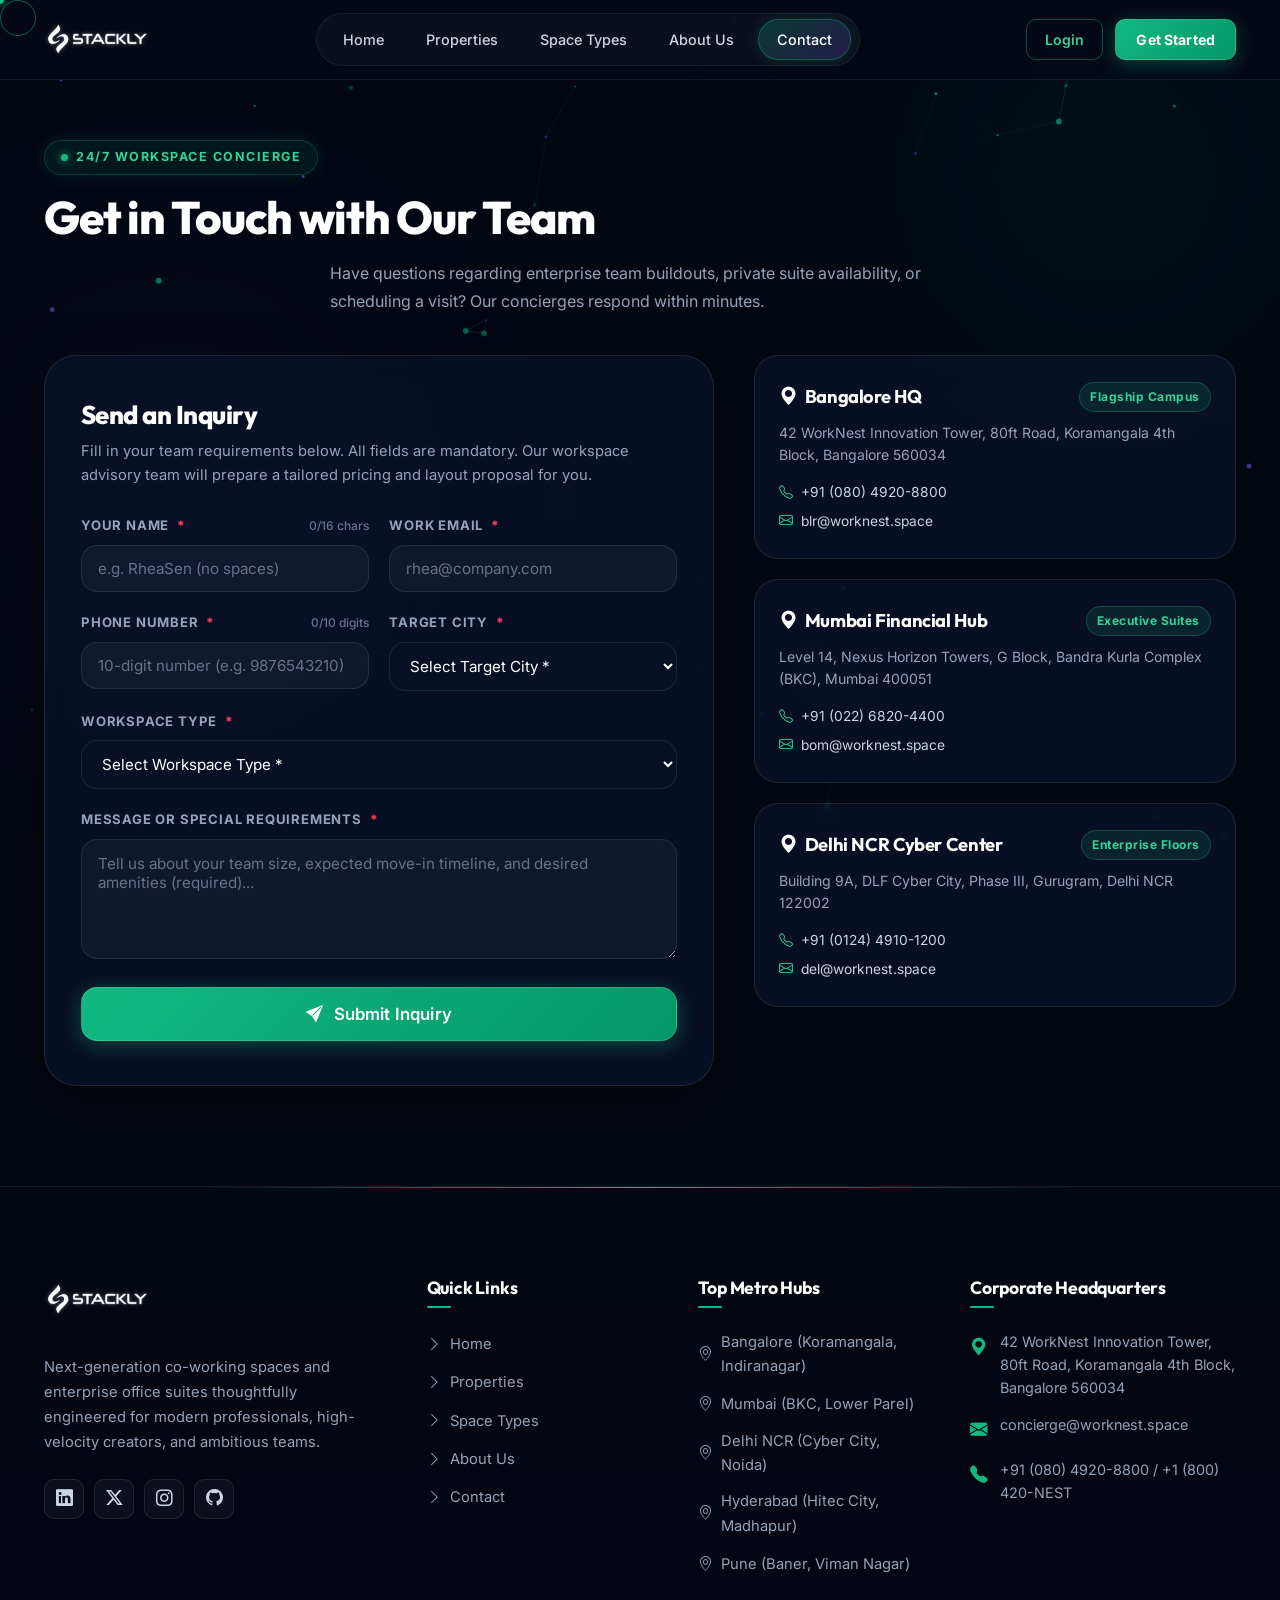
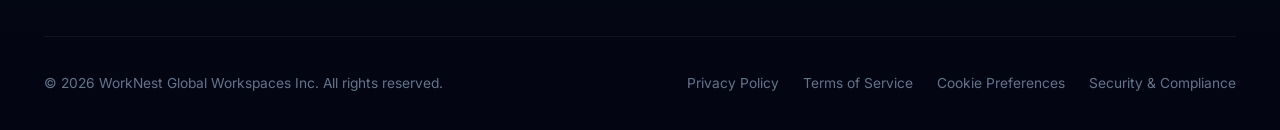
<file: contact.html>
<!DOCTYPE html>
<html lang="en">
<head>
  <meta charset="UTF-8">
  <meta name="viewport" content="width=device-width, initial-scale=1.0">
  <meta name="description" content="Contact WorkNest — Connect with our enterprise workspace concierges in Bangalore, Mumbai, Delhi, and Hyderabad.">
  <title>Contact & Concierge | WorkNest Co-Working</title>
  <link rel="icon" href="favicon.ico" type="image/x-icon">

  <!-- Fonts & Icons -->
  <link rel="preconnect" href="https://fonts.googleapis.com">
  <link rel="preconnect" href="https://fonts.gstatic.com" crossorigin>
  <link href="https://fonts.googleapis.com/css2?family=Inter:wght@300;400;500;600;700;800;900&family=Outfit:wght@400;500;600;700;800;900&display=swap" rel="stylesheet">
  <link href="https://cdn.jsdelivr.net/npm/bootstrap-icons@1.11.3/font/bootstrap-icons.min.css" rel="stylesheet">
  <link href="https://cdnjs.cloudflare.com/ajax/libs/font-awesome/6.5.2/css/all.min.css" rel="stylesheet">

  <link rel="stylesheet" href="css/global.css">
  <link rel="stylesheet" href="css/index.css">

  <style>
    /* ==========================================================================
       CONTACT PAGE GRID & FORM STYLES
       ========================================================================== */
    .contact-main-grid {
      display: grid;
      grid-template-columns: 1.28fr 0.92fr;
      gap: 40px;
      align-items: start;
    }

    .contact-form-card {
      background: var(--bg-card);
      border: 1px solid var(--glass-border);
      border-radius: var(--radius-xl);
      padding: 44px 36px;
      backdrop-filter: var(--glass-blur);
      -webkit-backdrop-filter: var(--glass-blur);
      box-shadow: 0 25px 60px rgba(0, 0, 0, 0.5);
    }

    .form-group-grid {
      display: grid;
      grid-template-columns: 1fr 1fr;
      gap: 20px;
      margin-bottom: 20px;
    }

    .form-field-group {
      display: flex;
      flex-direction: column;
      gap: 8px;
      margin-bottom: 20px;
      width: 100%;
    }

    .form-field-group.no-mb {
      margin-bottom: 0;
    }

    .contact-form-label {
      display: flex;
      align-items: center;
      justify-content: space-between;
      font-size: 0.82rem;
      font-weight: 700;
      color: var(--text-muted);
      letter-spacing: 0.8px;
      text-transform: uppercase;
    }

    .required-star {
      color: #f43f5e;
      margin-left: 4px;
      font-weight: 800;
    }

    .char-counter-hint {
      font-size: 0.75rem;
      color: var(--text-dim);
      font-weight: 500;
      text-transform: none;
      letter-spacing: normal;
    }

    .char-counter-hint.limit-near {
      color: #f59e0b;
    }

    .char-counter-hint.limit-reached {
      color: #f43f5e;
      font-weight: 700;
    }

    .contact-input-control {
      width: 100%;
      background: rgba(255, 255, 255, 0.04);
      border: 1px solid var(--glass-border);
      color: #ffffff;
      border-radius: var(--radius-md);
      padding: 13px 16px;
      font-size: 0.95rem;
      font-family: var(--font-sans);
      transition: all var(--transition-fast);
      outline: none;
      box-sizing: border-box;
    }

    .contact-input-control::placeholder {
      color: var(--text-dim);
    }

    .contact-input-control:focus {
      border-color: var(--primary);
      background: rgba(255, 255, 255, 0.07);
      box-shadow: 0 0 16px rgba(var(--primary-rgb), 0.25);
    }

    .contact-select-control {
      width: 100%;
      background: #090f24;
      border: 1px solid var(--glass-border);
      color: #ffffff;
      border-radius: var(--radius-md);
      padding: 13px 16px;
      font-size: 0.95rem;
      font-family: var(--font-sans);
      transition: all var(--transition-fast);
      outline: none;
      cursor: pointer;
      box-sizing: border-box;
    }

    .contact-select-control:focus {
      border-color: var(--primary);
      box-shadow: 0 0 16px rgba(var(--primary-rgb), 0.25);
    }

    .contact-select-control option {
      background: #0b112c;
      color: #ffffff;
      padding: 10px;
    }

    .contact-textarea-control {
      width: 100%;
      background: rgba(255, 255, 255, 0.04);
      border: 1px solid var(--glass-border);
      color: #ffffff;
      border-radius: var(--radius-md);
      padding: 14px 16px;
      font-size: 0.95rem;
      font-family: var(--font-sans);
      min-height: 120px;
      resize: vertical;
      transition: all var(--transition-fast);
      outline: none;
      box-sizing: border-box;
    }

    .contact-textarea-control::placeholder {
      color: var(--text-dim);
    }

    .contact-textarea-control:focus {
      border-color: var(--primary);
      background: rgba(255, 255, 255, 0.07);
      box-shadow: 0 0 16px rgba(var(--primary-rgb), 0.25);
    }

    .hub-cards-stack {
      display: flex;
      flex-direction: column;
      gap: 20px;
    }

    .hub-card {
      padding: 26px 24px;
      border-radius: var(--radius-lg);
      background: var(--bg-card);
      border: 1px solid var(--glass-border);
      transition: all var(--transition-normal);
    }

    .hub-card:hover {
      transform: translateY(-4px);
      border-color: rgba(var(--primary-rgb), 0.35);
      box-shadow: 0 15px 40px rgba(0, 0, 0, 0.5), 0 0 20px rgba(var(--primary-rgb), 0.12);
    }

    .hub-header {
      display: flex;
      align-items: center;
      justify-content: space-between;
      margin-bottom: 10px;
      flex-wrap: wrap;
      gap: 10px;
    }

    .hub-title {
      font-size: 1.15rem;
      color: #ffffff;
      font-weight: 700;
      margin: 0;
      display: flex;
      align-items: center;
      gap: 8px;
    }

    .hub-badge {
      font-size: 0.75rem;
      font-weight: 700;
      letter-spacing: 0.5px;
      padding: 4px 10px;
      border-radius: var(--radius-pill);
      background: rgba(16, 185, 129, 0.12);
      border: 1px solid rgba(16, 185, 129, 0.3);
      color: var(--primary-light);
    }

    .hub-address {
      color: var(--text-muted);
      font-size: 0.88rem;
      line-height: 1.6;
      margin-bottom: 14px;
    }

    .hub-contact-list {
      display: flex;
      flex-direction: column;
      gap: 6px;
      font-size: 0.86rem;
      color: var(--text-secondary);
    }

    .hub-contact-item {
      display: flex;
      align-items: center;
      gap: 8px;
    }

    .hub-contact-item i {
      color: var(--primary-light);
    }

    @media (max-width: 991px) {
      .contact-main-grid {
        grid-template-columns: 1fr;
        gap: 40px;
      }
    }

    @media (max-width: 600px) {
      .form-group-grid {
        grid-template-columns: 1fr;
        gap: 0;
      }
      .contact-form-card {
        padding: 30px 20px;
      }
    }
  </style>
</head>
<body>

  <div class="ambient-glow-wrapper" aria-hidden="true">
    <div class="ambient-orb ambient-orb-1"></div>
    <div class="ambient-orb ambient-orb-2"></div>
  </div>
  <canvas id="particleCanvas" aria-hidden="true"></canvas>

  <div class="scroll-progress-bar" id="scrollProgressBar" aria-hidden="true"></div>
  <div class="custom-cursor" aria-hidden="true"></div>
  <div class="custom-cursor-follower" aria-hidden="true"></div>

  <!-- NAVBAR -->
  <nav class="navbar-custom" id="mainNavbar">
    <div class="navbar-container">
      <a href="index.html" class="logo" id="nav-brand-logo" aria-label="Brand Logo">
        <img class="logo-img" src="images/stackly-logo.webp" alt="Stackly Logo">
      </a>
      <ul class="nav-menu-list">
        <li><a href="index.html" class="nav-link-item">Home</a></li>
        <li><a href="properties.html" class="nav-link-item">Properties</a></li>
        <li><a href="space-types.html" class="nav-link-item">Space Types</a></li>
        <li><a href="about.html" class="nav-link-item">About Us</a></li>
        <li><a href="contact.html" class="nav-link-item active">Contact</a></li>
      </ul>
      <div class="nav-actions">
        <a href="login.html" class="btn-magnetic btn-outline-glow btn-sm-custom nav-btn-login">Login</a>
        <a href="get-started.html" class="btn-magnetic btn-primary-glow btn-sm-custom btn-shimmer nav-btn-getstarted"><span>Get Started</span></a>
        <button class="navbar-toggle-btn" id="mobileToggleBtn" aria-label="Toggle Navigation">
          <i class="bi bi-list"></i>
        </button>
      </div>
    </div>
  </nav>

  <!-- Mobile Drawer -->
  <div class="mobile-nav-drawer" id="mobileNavDrawer" aria-hidden="true">
    <div class="mobile-drawer-header">
      <a href="index.html" class="logo">
        <img class="logo-img" src="images/stackly-logo.webp" alt="Stackly Logo" style="height:36px;">
      </a>
      <button class="navbar-toggle-btn" id="closeDrawerBtn" aria-label="Close Menu"><i class="bi bi-x-lg"></i></button>
    </div>
    <ul class="mobile-nav-links">
      <li><a href="index.html" class="mobile-nav-link">Home <i class="bi bi-chevron-right"></i></a></li>
      <li><a href="properties.html" class="mobile-nav-link">Properties <i class="bi bi-chevron-right"></i></a></li>
      <li><a href="space-types.html" class="mobile-nav-link">Space Types <i class="bi bi-chevron-right"></i></a></li>
      <li><a href="about.html" class="mobile-nav-link">About Us <i class="bi bi-chevron-right"></i></a></li>
      <li><a href="contact.html" class="mobile-nav-link active">Contact <i class="bi bi-chevron-right"></i></a></li>
    </ul>
    <div class="mobile-drawer-actions" style="padding: 20px 24px; display: flex; flex-direction: column; gap: 12px; margin-top: auto; border-top: 1px solid rgba(255, 255, 255, 0.08);">
      <a href="login.html" class="btn-magnetic btn-outline-glow w-100 justify-content-center">Login</a>
      <a href="get-started.html" class="btn-magnetic btn-primary-glow btn-shimmer w-100 justify-content-center"><span>Get Started</span></a>
    </div></div>

  <!-- HERO BANNER -->
  <section class="page-hero-banner" style="padding-top: calc(var(--nav-height) + 60px);">
    <div class="container-custom">
      <div class="section-badge"><span class="badge-dot"></span> 24/7 Workspace Concierge</div>
      <h1 class="section-title">Get in Touch with Our Team</h1>
      <p class="section-desc">
        Have questions regarding enterprise team buildouts, private suite availability, or scheduling a visit? Our concierges respond within minutes.
      </p>
    </div>
  </section>

  <!-- CONTACT FORMS & CARDS -->
  <section class="section-padding" style="padding-top:40px;">
    <div class="container-custom">
      <div class="contact-main-grid" data-animate="fade-in">
        
        <!-- Left: Interactive Form -->
        <div class="contact-form-card glass-card">
          <h3 style="color:#ffffff; margin-bottom:8px; font-size:1.6rem; font-weight:800;">Send an Inquiry</h3>
          <p style="color:var(--text-muted); font-size:0.92rem; margin-bottom:28px;">
            Fill in your team requirements below. All fields are mandatory. Our workspace advisory team will prepare a tailored pricing and layout proposal for you.
          </p>

          <form id="contactPageForm" novalidate>
            <!-- Row 1: Name & Work Email -->
            <div class="form-group-grid">
              <div class="form-field-group no-mb">
                <label for="contactName" class="contact-form-label">
                  <span>YOUR NAME <span class="required-star">*</span></span>
                  <span class="char-counter-hint" id="nameCounter">0/16 chars</span>
                </label>
                <input 
                  type="text" 
                  id="contactName" 
                  name="name" 
                  class="contact-input-control" 
                  placeholder="e.g. RheaSen (no spaces)" 
                  maxlength="16" 
                  pattern="^\S{1,16}$"
                  title="Name must not contain any spaces and be a maximum of 16 letters."
                  required 
                  autocomplete="name"
                >
              </div>
              <div class="form-field-group no-mb">
                <label for="contactEmail" class="contact-form-label">
                  <span>WORK EMAIL <span class="required-star">*</span></span>
                </label>
                <input 
                  type="email" 
                  id="contactEmail" 
                  name="email" 
                  class="contact-input-control" 
                  placeholder="rhea@company.com" 
                  pattern="^[a-zA-Z0-9._%+\-]+@[a-zA-Z0-9.\-]+\.[a-zA-Z]{2,}$"
                  title="Please enter a valid email address (e.g. name@company.com)"
                  required 
                  autocomplete="email"
                >
              </div>
            </div>

            <!-- Row 2: Phone & Target City -->
            <div class="form-group-grid">
              <div class="form-field-group no-mb">
                <label for="contactPhone" class="contact-form-label">
                  <span>PHONE NUMBER <span class="required-star">*</span></span>
                  <span class="char-counter-hint" id="phoneCounter">0/10 digits</span>
                </label>
                <input 
                  type="tel" 
                  id="contactPhone" 
                  name="phone" 
                  class="contact-input-control" 
                  placeholder="10-digit number (e.g. 9876543210)" 
                  maxlength="10" 
                  minlength="10" 
                  pattern="[0-9]{10}"
                  inputmode="numeric" 
                  required 
                  autocomplete="tel"
                >
              </div>
              <div class="form-field-group no-mb">
                <label for="contactCity" class="contact-form-label">
                  <span>TARGET CITY <span class="required-star">*</span></span>
                </label>
                <select id="contactCity" name="city" class="contact-select-control" required>
                  <option value="" disabled selected>Select Target City *</option>
                  <option value="Bangalore">Bangalore (Koramangala, Indiranagar)</option>
                  <option value="Mumbai">Mumbai (BKC, Lower Parel)</option>
                  <option value="Delhi NCR">Delhi NCR (Cyber City, Gurugram)</option>
                  <option value="Hyderabad">Hyderabad (Hitec City)</option>
                  <option value="Pune">Pune (Baner, Viman Nagar)</option>
                </select>
              </div>
            </div>

            <!-- Row 3: Workspace Type -->
            <div class="form-field-group">
              <label for="contactWorkspace" class="contact-form-label">
                <span>WORKSPACE TYPE <span class="required-star">*</span></span>
              </label>
              <select id="contactWorkspace" name="workspace_type" class="contact-select-control" required>
                <option value="" disabled selected>Select Workspace Type *</option>
                <option value="Private Office Suite">Private Office Suite (2-40 seats)</option>
                <option value="Dedicated Desks">Dedicated Desks (1-10 seats)</option>
                <option value="Enterprise Custom Floor">Enterprise Custom Floor (40+ seats)</option>
                <option value="Event Arena / Boardroom">Event Arena / Boardroom Booking</option>
                <option value="Virtual Office">Virtual Office & Mail Address</option>
              </select>
            </div>

            <!-- Row 4: Message or Special Requirements -->
            <div class="form-field-group" style="margin-bottom:28px;">
              <label for="contactMessage" class="contact-form-label">
                <span>MESSAGE OR SPECIAL REQUIREMENTS <span class="required-star">*</span></span>
              </label>
              <textarea 
                id="contactMessage" 
                name="message" 
                class="contact-textarea-control" 
                rows="4" 
                placeholder="Tell us about your team size, expected move-in timeline, and desired amenities (required)..." 
                required
              ></textarea>
            </div>

            <button type="submit" class="btn-magnetic btn-primary-glow btn-lg-custom w-100 btn-shimmer">
              <i class="bi bi-send-fill me-2"></i> Submit Inquiry
            </button>
          </form>
        </div>

        <!-- Right: Metro Hub Cards Stack -->
        <div class="hub-cards-stack">
          <!-- Hub 1: Bangalore HQ -->
          <div class="glass-card hub-card">
            <div class="hub-header">
              <h4 class="hub-title"><i class="bi bi-geo-alt-fill text-primary"></i> Bangalore HQ</h4>
              <span class="hub-badge">Flagship Campus</span>
            </div>
            <p class="hub-address">
              42 WorkNest Innovation Tower, 80ft Road, Koramangala 4th Block, Bangalore 560034
            </p>
            <div class="hub-contact-list">
              <div class="hub-contact-item"><i class="bi bi-telephone"></i> <span>+91 (080) 4920-8800</span></div>
              <div class="hub-contact-item"><i class="bi bi-envelope"></i> <span>blr@worknest.space</span></div>
            </div>
          </div>

          <!-- Hub 2: Mumbai BKC -->
          <div class="glass-card hub-card">
            <div class="hub-header">
              <h4 class="hub-title"><i class="bi bi-geo-alt-fill text-primary"></i> Mumbai Financial Hub</h4>
              <span class="hub-badge">Executive Suites</span>
            </div>
            <p class="hub-address">
              Level 14, Nexus Horizon Towers, G Block, Bandra Kurla Complex (BKC), Mumbai 400051
            </p>
            <div class="hub-contact-list">
              <div class="hub-contact-item"><i class="bi bi-telephone"></i> <span>+91 (022) 6820-4400</span></div>
              <div class="hub-contact-item"><i class="bi bi-envelope"></i> <span>bom@worknest.space</span></div>
            </div>
          </div>

          <!-- Hub 3: Delhi Cyber City -->
          <div class="glass-card hub-card">
            <div class="hub-header">
              <h4 class="hub-title"><i class="bi bi-geo-alt-fill text-primary"></i> Delhi NCR Cyber Center</h4>
              <span class="hub-badge">Enterprise Floors</span>
            </div>
            <p class="hub-address">
              Building 9A, DLF Cyber City, Phase III, Gurugram, Delhi NCR 122002
            </p>
            <div class="hub-contact-list">
              <div class="hub-contact-item"><i class="bi bi-telephone"></i> <span>+91 (0124) 4910-1200</span></div>
              <div class="hub-contact-item"><i class="bi bi-envelope"></i> <span>del@worknest.space</span></div>
            </div>
          </div>
        </div>

      </div>
    </div>
  </section>

  <!-- FOOTER -->
    <!-- ==================== FOOTER ==================== -->
  <footer class="footer-master">
    <div class="container-custom">
      <div class="footer-grid-aligned">
        <!-- Col 1: Brand & Bio -->
        <div class="footer-col">
          <a href="index.html" class="logo mb-3" style="display:inline-flex;">
            <img class="logo-img" src="images/stackly-logo.webp" alt="WorkNest Stackly Logo">
          </a>
          <p class="footer-brand-desc">
            Next-generation co-working spaces and enterprise office suites thoughtfully engineered for modern professionals, high-velocity creators, and ambitious teams.
          </p>
          <div class="footer-social-row">
            <a href="404.html" class="social-circle-link" aria-label="LinkedIn" title="LinkedIn"><i class="bi bi-linkedin"></i></a>
            <a href="404.html" class="social-circle-link" aria-label="Twitter / X" title="Twitter / X"><i class="bi bi-twitter-x"></i></a>
            <a href="404.html" class="social-circle-link" aria-label="Instagram" title="Instagram"><i class="bi bi-instagram"></i></a>
            <a href="404.html" class="social-circle-link" aria-label="GitHub" title="GitHub"><i class="bi bi-github"></i></a>
          </div>
        </div>

        <!-- Col 2: Quick Links -->
        <div class="footer-col">
          <h4 class="footer-title">Quick Links</h4>
          <ul class="footer-links-list">
            <li><a href="index.html"><i class="bi bi-chevron-right"></i> Home</a></li>
            <li><a href="properties.html"><i class="bi bi-chevron-right"></i> Properties</a></li>
            <li><a href="space-types.html"><i class="bi bi-chevron-right"></i> Space Types</a></li>
            <li><a href="about.html"><i class="bi bi-chevron-right"></i> About Us</a></li>
            <li><a href="contact.html"><i class="bi bi-chevron-right"></i> Contact</a></li>
          </ul>
        </div>

        <!-- Col 3: Top Metro Hubs (All Render to 404) -->
        <div class="footer-col">
          <h4 class="footer-title">Top Metro Hubs</h4>
          <ul class="footer-links-list">
            <li><a href="404.html"><i class="bi bi-geo-alt"></i> Bangalore (Koramangala, Indiranagar)</a></li>
            <li><a href="404.html"><i class="bi bi-geo-alt"></i> Mumbai (BKC, Lower Parel)</a></li>
            <li><a href="404.html"><i class="bi bi-geo-alt"></i> Delhi NCR (Cyber City, Noida)</a></li>
            <li><a href="404.html"><i class="bi bi-geo-alt"></i> Hyderabad (Hitec City, Madhapur)</a></li>
            <li><a href="404.html"><i class="bi bi-geo-alt"></i> Pune (Baner, Viman Nagar)</a></li>
          </ul>
        </div>

        <!-- Col 4: Corporate Headquarters -->
        <div class="footer-col">
          <h4 class="footer-title">Corporate Headquarters</h4>
          <div class="footer-contact-item">
            <i class="bi bi-geo-alt-fill"></i>
            <span>42 WorkNest Innovation Tower, 80ft Road, Koramangala 4th Block, Bangalore 560034</span>
          </div>
          <div class="footer-contact-item">
            <i class="bi bi-envelope-fill"></i>
            <a href="mailto:concierge@worknest.space" style="color: inherit; text-decoration: none;">concierge@worknest.space</a>
          </div>
          <div class="footer-contact-item">
            <i class="bi bi-telephone-fill"></i>
            <a href="tel:+918049208800" style="color: inherit; text-decoration: none;">+91 (080) 4920-8800 / +1 (800) 420-NEST</a>
          </div>
        </div>
      </div>

      <!-- Footer Bottom Copyright & Legal (All Legal Links Render to 404) -->
      <div class="footer-bottom-bar">
        <div>
          &copy; 2026 WorkNest Global Workspaces Inc. All rights reserved.
        </div>
        <div class="footer-legal-links">
          <a href="404.html">Privacy Policy</a>
          <a href="404.html">Terms of Service</a>
          <a href="404.html">Cookie Preferences</a>
          <a href="404.html">Security & Compliance</a>
        </div>
      </div>
    </div>
  </footer>

  <!-- Modal -->
  <div class="custom-modal-backdrop" id="tourModal" role="dialog" aria-modal="true">
    <div class="custom-modal-dialog">
      <div class="modal-header-custom">
        <h3 style="font-size:1.3rem; margin:0; color:#ffffff;">Book a Workspace Tour</h3>
        <button class="modal-close-btn modal-close-trigger"><i class="bi bi-x-lg"></i></button>
      </div>
      <div class="modal-body-custom">
        <form id="tourBookingForm">
          <div class="mb-3">
            <label class="form-label" style="font-size:0.85rem; color:var(--text-muted); font-weight:600;">FULL NAME</label>
            <input type="text" class="form-control" placeholder="Rohan Mehra" required style="background:rgba(255,255,255,0.05); border:1px solid var(--glass-border); color:#ffffff; border-radius:var(--radius-sm); padding:10px 14px;">
          </div>
          <div class="mb-3">
            <label class="form-label" style="font-size:0.85rem; color:var(--text-muted); font-weight:600;">WORK EMAIL</label>
            <input type="email" class="form-control" placeholder="rohan@tech.com" required style="background:rgba(255,255,255,0.05); border:1px solid var(--glass-border); color:#ffffff; border-radius:var(--radius-sm); padding:10px 14px;">
          </div>
          <button type="submit" class="btn-magnetic btn-primary-glow w-100 btn-shimmer" style="padding:14px;">
            Confirm Tour
          </button>
        </form>
      </div>
    </div>
  </div>

  <button class="back-to-top-btn" id="backToTopBtn" aria-label="Back to top">
    <svg class="back-to-top-svg" viewBox="0 0 52 52">
      <circle class="back-to-top-circle" id="backToTopCircle" cx="26" cy="26" r="24"></circle>
    </svg>
    <i class="bi bi-arrow-up"></i>
  </button>

  <script src="js/main.js"></script>
  <script>
    const contactForm = document.getElementById('contactPageForm');
    const nameInput = document.getElementById('contactName');
    const nameCounter = document.getElementById('nameCounter');
    const phoneInput = document.getElementById('contactPhone');
    const phoneCounter = document.getElementById('phoneCounter');

    // 1. Live enforcement & counter for maximum 16 letters (no spaces allowed) in Name field
    if (nameInput && nameCounter) {
      // Prevent typing space key directly
      nameInput.addEventListener('keydown', (e) => {
        if (e.key === ' ' || e.code === 'Space') {
          e.preventDefault();
        }
      });

      nameInput.addEventListener('input', () => {
        // Strip any spaces immediately (typed or pasted)
        nameInput.value = nameInput.value.replace(/\s+/g, '');
        if (nameInput.value.length > 16) {
          nameInput.value = nameInput.value.slice(0, 16);
        }
        const len = nameInput.value.length;
        nameCounter.textContent = `${len}/16 chars`;
        if (len === 16) {
          nameCounter.className = 'char-counter-hint limit-reached';
        } else if (len >= 13) {
          nameCounter.className = 'char-counter-hint limit-near';
        } else {
          nameCounter.className = 'char-counter-hint';
        }
      });
    }

    // 2. Live numeric-only filter and 10-digit counter for Phone field
    if (phoneInput && phoneCounter) {
      phoneInput.addEventListener('input', () => {
        // Enforce digits only (0-9)
        phoneInput.value = phoneInput.value.replace(/\D/g, '');
        if (phoneInput.value.length > 10) {
          phoneInput.value = phoneInput.value.slice(0, 10);
        }
        const len = phoneInput.value.length;
        phoneCounter.textContent = `${len}/10 digits`;
        if (len === 10) {
          phoneCounter.className = 'char-counter-hint limit-reached';
        } else if (len >= 7) {
          phoneCounter.className = 'char-counter-hint limit-near';
        } else {
          phoneCounter.className = 'char-counter-hint';
        }
      });
    }

    if (contactForm) {
      contactForm.addEventListener('submit', (e) => {
        e.preventDefault();

        // Field references
        const nameVal = (nameInput ? nameInput.value.trim() : '');
        const emailEl = document.getElementById('contactEmail');
        const phoneEl = document.getElementById('contactPhone');
        const cityEl = document.getElementById('contactCity');
        const workspaceEl = document.getElementById('contactWorkspace');
        const messageEl = document.getElementById('contactMessage');

        const emailVal = emailEl ? emailEl.value.trim() : '';
        const phoneVal = phoneEl ? phoneEl.value.trim() : '';
        const cityVal = cityEl ? cityEl.value.trim() : '';
        const workspaceVal = workspaceEl ? workspaceEl.value.trim() : '';
        const messageVal = messageEl ? messageEl.value.trim() : '';

        // Validation 1: Name (Mandatory, max 16 letters, no spaces)
        if (!nameVal) {
          alert('Please enter your name (mandatory, maximum 16 letters, no spaces).');
          if (nameInput) nameInput.focus();
          return;
        }

        if (/\s/.test(nameVal)) {
          alert('Name must not contain any spaces.');
          if (nameInput) nameInput.focus();
          return;
        }

        if (nameVal.length > 16) {
          alert('Name must be a maximum of 16 letters.');
          if (nameInput) nameInput.focus();
          return;
        }

        // Validation 2: Email format (Mandatory, valid format e.g. user@domain.com)
        const emailPattern = /^[a-zA-Z0-9._%+-]+@[a-zA-Z0-9.-]+\.[a-zA-Z]{2,}$/;
        if (!emailVal) {
          alert('Please enter your work email (mandatory).');
          if (emailEl) emailEl.focus();
          return;
        }

        if (!emailPattern.test(emailVal)) {
          alert('Please enter a valid email address format (e.g. name@company.com).');
          if (emailEl) emailEl.focus();
          return;
        }

        // Validation 3: Phone number (Mandatory, exactly 10 digits)
        const phoneDigits = phoneVal.replace(/\D/g, '');
        if (!phoneVal) {
          alert('Please enter your phone number (mandatory, exactly 10 digits).');
          if (phoneEl) phoneEl.focus();
          return;
        }

        if (phoneDigits.length !== 10) {
          alert('Phone number must be exactly 10 digits (e.g. 9876543210).');
          if (phoneEl) phoneEl.focus();
          return;
        }

        // Validation 4: Target City
        if (!cityVal) {
          alert('Please select your target city (mandatory).');
          if (cityEl) cityEl.focus();
          return;
        }

        // Validation 5: Workspace Type
        if (!workspaceVal) {
          alert('Please select your workspace type (mandatory).');
          if (workspaceEl) workspaceEl.focus();
          return;
        }

        // Validation 6: Message
        if (!messageVal) {
          alert('Please enter your message or special requirements (mandatory).');
          if (messageEl) messageEl.focus();
          return;
        }

        // All 6 mandatory validations passed successfully!
        const submitBtn = contactForm.querySelector('button[type="submit"]');
        submitBtn.innerHTML = '<span class="spinner-border spinner-border-sm me-2"></span> Dispatching to Concierge...';
        submitBtn.disabled = true;

        setTimeout(() => {
          contactForm.innerHTML = `
            <div class="text-center py-5">
              <div style="width: 76px; height: 76px; border-radius: 50%; background: rgba(16, 185, 129, 0.2); color: var(--primary-light); display: inline-flex; align-items: center; justify-content: center; font-size: 2.4rem; margin-bottom: 20px;">
                <i class="bi bi-check-lg"></i>
              </div>
              <h3 style="color:#ffffff; margin-bottom: 12px;">Inquiry Received!</h3>
              <p style="color:var(--text-secondary); max-width: 480px; margin: 0 auto 24px auto;">
                Thank you, <strong style="color:#ffffff;">${nameVal}</strong>. A dedicated enterprise workspace concierge has been assigned to your request and will follow up with floorplans and availability in under 15 minutes.
              </p>
              <button class="btn-magnetic btn-primary-glow btn-sm-custom" onclick="location.reload()">Send Another Message</button>
            </div>
          `;
        }, 1200);
      });
    }
  </script>
</body>
</html>
</file>
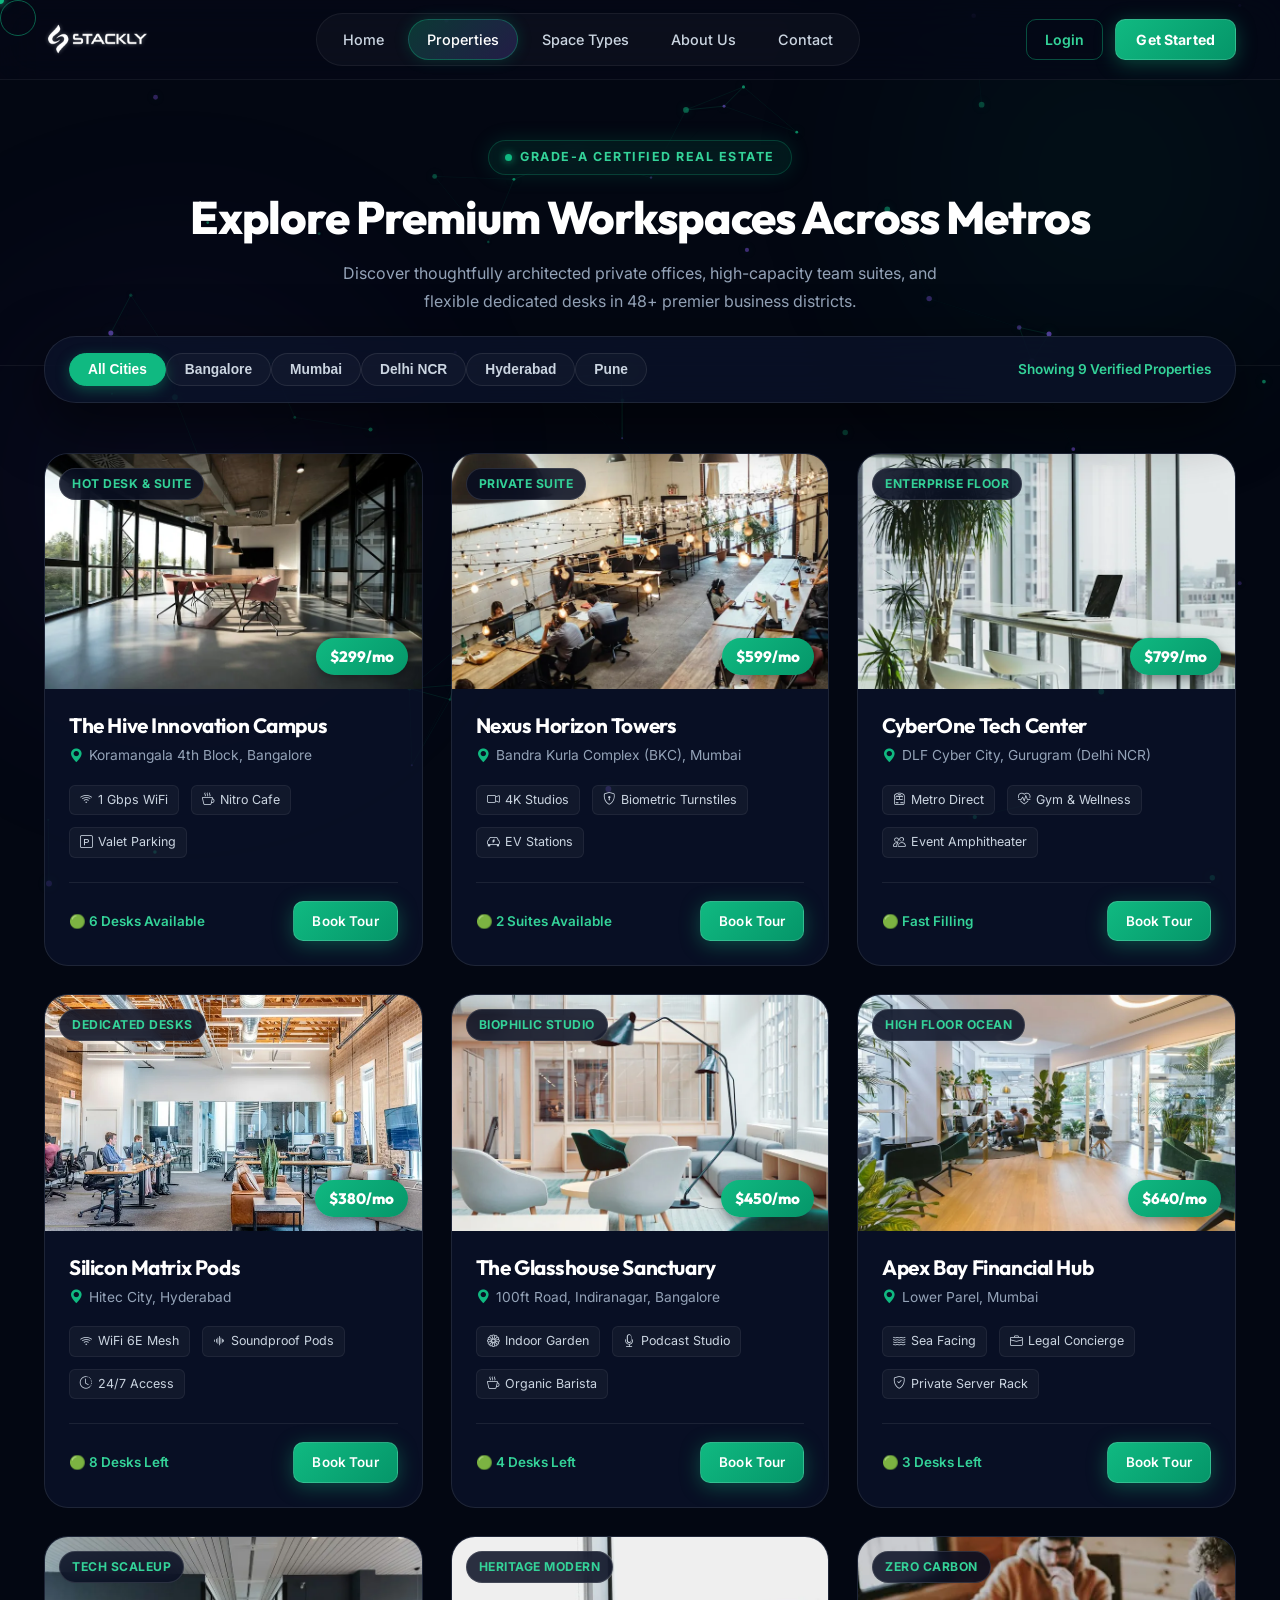
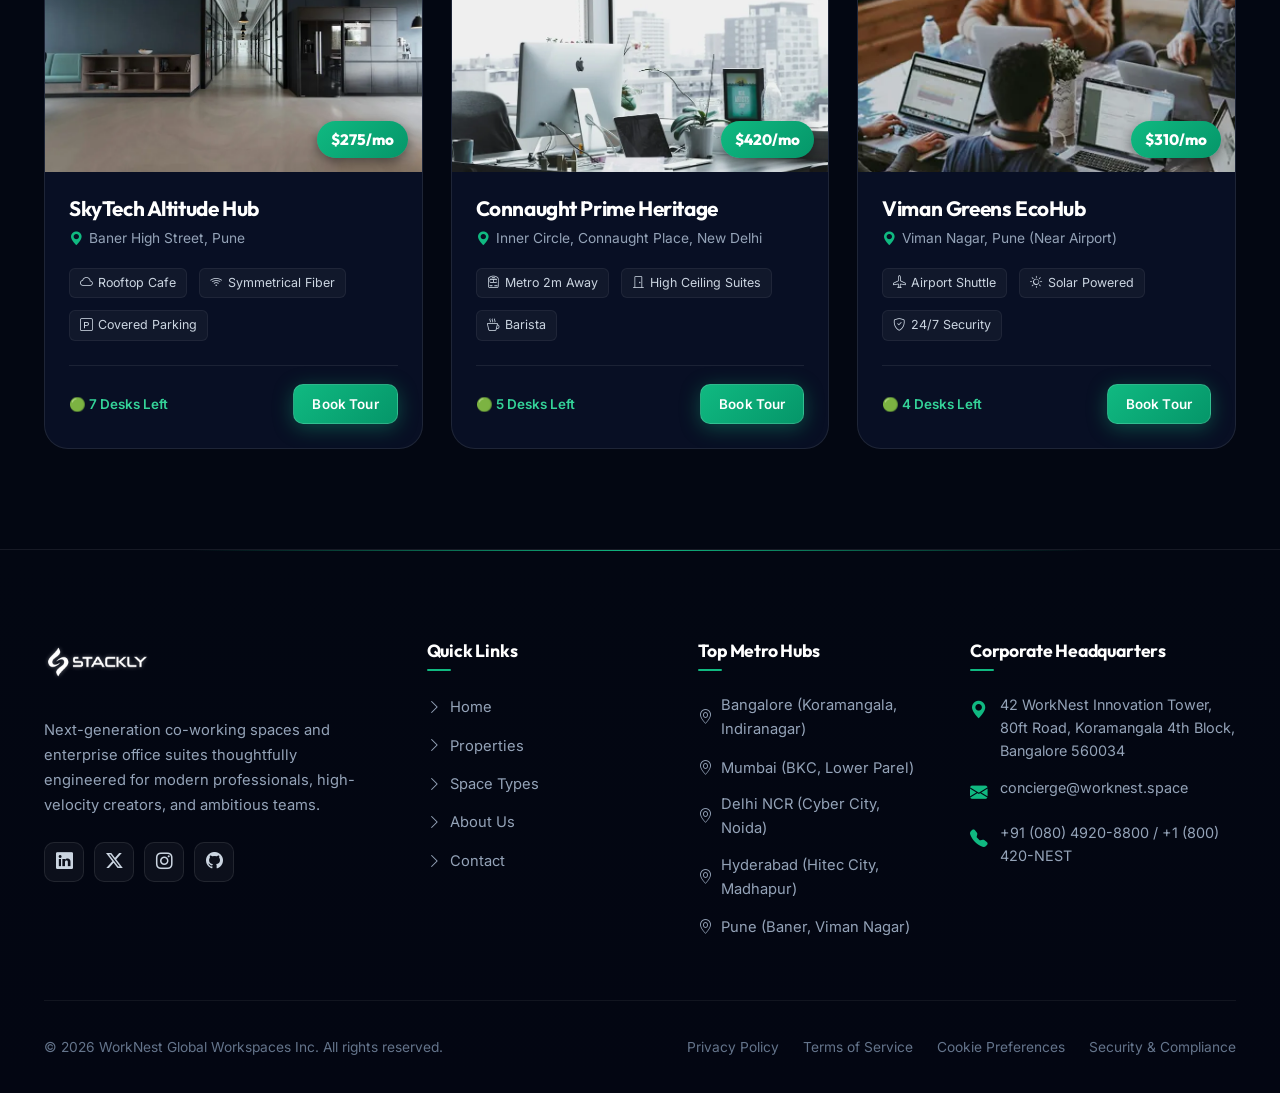
<file: properties.html>
<!DOCTYPE html>
<html lang="en">
<head>
  <meta charset="UTF-8">
  <meta name="viewport" content="width=device-width, initial-scale=1.0">
  <meta name="description" content="Explore WorkNest Prime Properties - Handpicked Grade-A workspaces across Bangalore, Mumbai, Delhi, Hyderabad, and Pune.">
  <title>Properties & Spaces | WorkNest Co-Working</title>
  <link rel="icon" href="favicon.ico" type="image/x-icon">

  <!-- Fonts & Icons -->
  <link rel="preconnect" href="https://fonts.googleapis.com">
  <link rel="preconnect" href="https://fonts.gstatic.com" crossorigin>
  <link href="https://fonts.googleapis.com/css2?family=Inter:wght@300;400;500;600;700;800;900&family=Outfit:wght@400;500;600;700;800;900&display=swap" rel="stylesheet">
  <link href="https://cdn.jsdelivr.net/npm/bootstrap-icons@1.11.3/font/bootstrap-icons.min.css" rel="stylesheet">
  <link href="https://cdnjs.cloudflare.com/ajax/libs/font-awesome/6.5.2/css/all.min.css" rel="stylesheet">

  <!-- Core Stylesheets -->
  <link rel="stylesheet" href="css/global.css">
  <link rel="stylesheet" href="css/index.css">
  <link rel="stylesheet" href="css/properties.css">
</head>
<body>

  <!-- Ambient Glow & Particles -->
  <div class="ambient-glow-wrapper" aria-hidden="true">
    <div class="ambient-orb ambient-orb-1"></div>
    <div class="ambient-orb ambient-orb-2"></div>
  </div>
  <canvas id="particleCanvas" aria-hidden="true"></canvas>

  <div class="scroll-progress-bar" id="scrollProgressBar" aria-hidden="true"></div>
  <div class="custom-cursor" aria-hidden="true"></div>
  <div class="custom-cursor-follower" aria-hidden="true"></div>

  <!-- ==================== FIXED NAVBAR ==================== -->
  <nav class="navbar-custom" id="mainNavbar">
    <div class="navbar-container">
      <a href="index.html" class="logo" id="nav-brand-logo" aria-label="Brand Logo">
        <img class="logo-img" src="images/stackly-logo.webp" alt="Stackly Logo">
      </a>
      <ul class="nav-menu-list">
        <li><a href="index.html" class="nav-link-item">Home</a></li>
        <li><a href="properties.html" class="nav-link-item active">Properties</a></li>
        <li><a href="space-types.html" class="nav-link-item">Space Types</a></li>
        <li><a href="about.html" class="nav-link-item">About Us</a></li>
        <li><a href="contact.html" class="nav-link-item">Contact</a></li>
      </ul>
      <div class="nav-actions">
        <a href="login.html" class="btn-magnetic btn-outline-glow btn-sm-custom nav-btn-login">Login</a>
        <a href="get-started.html" class="btn-magnetic btn-primary-glow btn-sm-custom btn-shimmer nav-btn-getstarted"><span>Get Started</span></a>
        <button class="navbar-toggle-btn" id="mobileToggleBtn" aria-label="Toggle Navigation">
          <i class="bi bi-list"></i>
        </button>
      </div>
    </div>
  </nav>

  <!-- Mobile Offcanvas Menu -->
  <div class="mobile-nav-drawer" id="mobileNavDrawer" aria-hidden="true">
    <div class="mobile-drawer-header">
      <a href="index.html" class="logo">
        <img class="logo-img" src="images/stackly-logo.webp" alt="Stackly Logo" style="height:36px;">
      </a>
      <button class="navbar-toggle-btn" id="closeDrawerBtn" aria-label="Close Menu"><i class="bi bi-x-lg"></i></button>
    </div>
    <ul class="mobile-nav-links">
      <li><a href="index.html" class="mobile-nav-link">Home <i class="bi bi-chevron-right"></i></a></li>
      <li><a href="properties.html" class="mobile-nav-link active">Properties <i class="bi bi-chevron-right"></i></a></li>
      <li><a href="space-types.html" class="mobile-nav-link">Space Types <i class="bi bi-chevron-right"></i></a></li>
      <li><a href="about.html" class="mobile-nav-link">About Us <i class="bi bi-chevron-right"></i></a></li>
      <li><a href="contact.html" class="mobile-nav-link">Contact <i class="bi bi-chevron-right"></i></a></li>
    </ul>
    <div class="mobile-drawer-actions" style="padding: 20px 24px; display: flex; flex-direction: column; gap: 12px; margin-top: auto; border-top: 1px solid rgba(255, 255, 255, 0.08);">
      <a href="login.html" class="btn-magnetic btn-outline-glow w-100 justify-content-center">Login</a>
      <a href="get-started.html" class="btn-magnetic btn-primary-glow btn-shimmer w-100 justify-content-center"><span>Get Started</span></a>
    </div></div>

  <!-- ==================== PAGE HERO BANNER ==================== -->
  <section class="page-hero-banner">
    <div class="container-custom">
      <div class="section-badge"><span class="badge-dot"></span> Grade-A Certified Real Estate</div>
      <h1 class="section-title">Explore Premium Workspaces Across Metros</h1>
      <p class="section-desc">
        Discover thoughtfully architected private offices, high-capacity team suites, and flexible dedicated desks in 48+ premier business districts.
      </p>
    </div>
  </section>

  <!-- ==================== SEARCH & FILTER PANEL ==================== -->
  <section style="position:relative; z-index:10; margin-bottom:50px;">
    <div class="container-custom">
      <div class="properties-search-panel" data-animate="fade-in" style="padding:16px 24px;">
        <div class="filter-pills-row" style="margin-top:0; padding-top:0; border-top:none;">
          <div class="d-flex align-items-center gap-2 flex-wrap" id="propCityFilterGroup">
            <button class="filter-pill-btn active" data-city="all">All Cities</button>
            <button class="filter-pill-btn" data-city="bangalore">Bangalore</button>
            <button class="filter-pill-btn" data-city="mumbai">Mumbai</button>
            <button class="filter-pill-btn" data-city="delhi">Delhi NCR</button>
            <button class="filter-pill-btn" data-city="hyderabad">Hyderabad</button>
            <button class="filter-pill-btn" data-city="pune">Pune</button>
          </div>
          <div style="font-size:0.85rem; color:var(--primary-light); font-weight:600;" id="propCountDisplay">
            Showing 9 Verified Properties
          </div>
        </div>
      </div>
    </div>
  </section>

  <!-- ==================== PROPERTIES DIRECTORY GRID ==================== -->
  <section class="section-padding" style="padding-top:0;">
    <div class="container-custom">
      <div class="card-equal-grid" id="propertiesListGrid">

        <!-- 1: The Hive Bangalore -->
        <div class="property-card-unified prop-card-item" data-city="bangalore" data-name="The Hive Innovation Campus" data-price="299">
          <div class="property-thumb-container">
            <img src="images/property-delhi.webp" alt="The Hive" class="property-thumb-img">
            <span class="property-badge-tag">Hot Desk & Suite</span>
            <span class="property-price-chip">$299/mo</span>
          </div>
          <div class="property-body-inner">
            <h3 class="property-name-title">The Hive Innovation Campus</h3>
            <div class="property-location-line"><i class="bi bi-geo-alt-fill"></i> Koramangala 4th Block, Bangalore</div>
            <div class="property-amenities-row">
              <span class="amenity-chip"><i class="bi bi-wifi"></i> 1 Gbps WiFi</span>
              <span class="amenity-chip"><i class="bi bi-cup-hot"></i> Nitro Cafe</span>
              <span class="amenity-chip"><i class="bi bi-p-square"></i> Valet Parking</span>
            </div>
            <div class="property-actions-pinned">
              <span style="font-size:0.84rem; color:var(--primary-light); font-weight:600;">🟢 6 Desks Available</span>
              <a href="404.html" class="btn-magnetic btn-primary-glow btn-sm-custom">Book Tour</a>
            </div>
          </div>
        </div>

        <!-- 2: Nexus Hub Mumbai -->
        <div class="property-card-unified prop-card-item" data-city="mumbai" data-name="Nexus Horizon Towers" data-price="599">
          <div class="property-thumb-container">
            <img src="images/property-hyderabad.webp" alt="Nexus Horizon Towers" class="property-thumb-img">
            <span class="property-badge-tag">Private Suite</span>
            <span class="property-price-chip">$599/mo</span>
          </div>
          <div class="property-body-inner">
            <h3 class="property-name-title">Nexus Horizon Towers</h3>
            <div class="property-location-line"><i class="bi bi-geo-alt-fill"></i> Bandra Kurla Complex (BKC), Mumbai</div>
            <div class="property-amenities-row">
              <span class="amenity-chip"><i class="bi bi-camera-video"></i> 4K Studios</span>
              <span class="amenity-chip"><i class="bi bi-shield-lock"></i> Biometric Turnstiles</span>
              <span class="amenity-chip"><i class="bi bi-ev-front"></i> EV Stations</span>
            </div>
            <div class="property-actions-pinned">
              <span style="font-size:0.84rem; color:var(--primary-light); font-weight:600;">🟢 2 Suites Available</span>
              <a href="404.html" class="btn-magnetic btn-primary-glow btn-sm-custom">Book Tour</a>
            </div>
          </div>
        </div>

        <!-- 3: CyberOne Delhi -->
        <div class="property-card-unified prop-card-item" data-city="delhi" data-name="CyberOne Tech Center" data-price="799">
          <div class="property-thumb-container">
            <img src="images/space-private-suite.webp" alt="CyberOne Tech Center" class="property-thumb-img">
            <span class="property-badge-tag">Enterprise Floor</span>
            <span class="property-price-chip">$799/mo</span>
          </div>
          <div class="property-body-inner">
            <h3 class="property-name-title">CyberOne Tech Center</h3>
            <div class="property-location-line"><i class="bi bi-geo-alt-fill"></i> DLF Cyber City, Gurugram (Delhi NCR)</div>
            <div class="property-amenities-row">
              <span class="amenity-chip"><i class="bi bi-train-front"></i> Metro Direct</span>
              <span class="amenity-chip"><i class="bi bi-heart-pulse"></i> Gym & Wellness</span>
              <span class="amenity-chip"><i class="bi bi-people"></i> Event Amphitheater</span>
            </div>
            <div class="property-actions-pinned">
              <span style="font-size:0.84rem; color:var(--primary-light); font-weight:600;">🟢 Fast Filling</span>
              <a href="404.html" class="btn-magnetic btn-primary-glow btn-sm-custom">Book Tour</a>
            </div>
          </div>
        </div>

        <!-- 4: Silicon Matrix Hyderabad -->
        <div class="property-card-unified prop-card-item" data-city="hyderabad" data-name="Silicon Matrix Pods" data-price="380">
          <div class="property-thumb-container">
            <img src="images/space-dedicated-desk.webp" alt="Silicon Matrix" class="property-thumb-img">
            <span class="property-badge-tag">Dedicated Desks</span>
            <span class="property-price-chip">$380/mo</span>
          </div>
          <div class="property-body-inner">
            <h3 class="property-name-title">Silicon Matrix Pods</h3>
            <div class="property-location-line"><i class="bi bi-geo-alt-fill"></i> Hitec City, Hyderabad</div>
            <div class="property-amenities-row">
              <span class="amenity-chip"><i class="bi bi-wifi"></i> WiFi 6E Mesh</span>
              <span class="amenity-chip"><i class="bi bi-soundwave"></i> Soundproof Pods</span>
              <span class="amenity-chip"><i class="bi bi-clock-history"></i> 24/7 Access</span>
            </div>
            <div class="property-actions-pinned">
              <span style="font-size:0.84rem; color:var(--primary-light); font-weight:600;">🟢 8 Desks Left</span>
              <a href="404.html" class="btn-magnetic btn-primary-glow btn-sm-custom">Book Tour</a>
            </div>
          </div>
        </div>

        <!-- 5: The Glasshouse Bangalore -->
        <div class="property-card-unified prop-card-item" data-city="bangalore" data-name="The Glasshouse Sanctuary" data-price="450">
          <div class="property-thumb-container">
            <img src="images/property-mumbai.webp" alt="The Glasshouse Sanctuary" class="property-thumb-img">
            <span class="property-badge-tag">Biophilic Studio</span>
            <span class="property-price-chip">$450/mo</span>
          </div>
          <div class="property-body-inner">
            <h3 class="property-name-title">The Glasshouse Sanctuary</h3>
            <div class="property-location-line"><i class="bi bi-geo-alt-fill"></i> 100ft Road, Indiranagar, Bangalore</div>
            <div class="property-amenities-row">
              <span class="amenity-chip"><i class="bi bi-flower1"></i> Indoor Garden</span>
              <span class="amenity-chip"><i class="bi bi-mic"></i> Podcast Studio</span>
              <span class="amenity-chip"><i class="bi bi-cup-hot"></i> Organic Barista</span>
            </div>
            <div class="property-actions-pinned">
              <span style="font-size:0.84rem; color:var(--primary-light); font-weight:600;">🟢 4 Desks Left</span>
              <a href="404.html" class="btn-magnetic btn-primary-glow btn-sm-custom">Book Tour</a>
            </div>
          </div>
        </div>

        <!-- 6: Apex Bay Mumbai -->
        <div class="property-card-unified prop-card-item" data-city="mumbai" data-name="Apex Bay Financial Hub" data-price="640">
          <div class="property-thumb-container">
            <img src="images/space-hot-desk.webp" alt="Apex Bay Financial Hub" class="property-thumb-img">
            <span class="property-badge-tag">High Floor Ocean</span>
            <span class="property-price-chip">$640/mo</span>
          </div>
          <div class="property-body-inner">
            <h3 class="property-name-title">Apex Bay Financial Hub</h3>
            <div class="property-location-line"><i class="bi bi-geo-alt-fill"></i> Lower Parel, Mumbai</div>
            <div class="property-amenities-row">
              <span class="amenity-chip"><i class="bi bi-water"></i> Sea Facing</span>
              <span class="amenity-chip"><i class="bi bi-briefcase"></i> Legal Concierge</span>
              <span class="amenity-chip"><i class="bi bi-shield-check"></i> Private Server Rack</span>
            </div>
            <div class="property-actions-pinned">
              <span style="font-size:0.84rem; color:var(--primary-light); font-weight:600;">🟢 3 Desks Left</span>
              <a href="404.html" class="btn-magnetic btn-primary-glow btn-sm-custom">Book Tour</a>
            </div>
          </div>
        </div>

        <!-- 7: SkyTech Pune -->
        <div class="property-card-unified prop-card-item" data-city="pune" data-name="SkyTech Altitude" data-price="275">
          <div class="property-thumb-container">
            <img src="images/property-bangalore.webp" alt="SkyTech Altitude" class="property-thumb-img">
            <span class="property-badge-tag">Tech Scaleup</span>
            <span class="property-price-chip">$275/mo</span>
          </div>
          <div class="property-body-inner">
            <h3 class="property-name-title">SkyTech Altitude Hub</h3>
            <div class="property-location-line"><i class="bi bi-geo-alt-fill"></i> Baner High Street, Pune</div>
            <div class="property-amenities-row">
              <span class="amenity-chip"><i class="bi bi-cloud"></i> Rooftop Cafe</span>
              <span class="amenity-chip"><i class="bi bi-wifi"></i> Symmetrical Fiber</span>
              <span class="amenity-chip"><i class="bi bi-p-square"></i> Covered Parking</span>
            </div>
            <div class="property-actions-pinned">
              <span style="font-size:0.84rem; color:var(--primary-light); font-weight:600;">🟢 7 Desks Left</span>
              <a href="404.html" class="btn-magnetic btn-primary-glow btn-sm-custom">Book Tour</a>
            </div>
          </div>
        </div>

        <!-- 8: Connaught Prime Delhi -->
        <div class="property-card-unified prop-card-item" data-city="delhi" data-name="Connaught Prime Heritage" data-price="420">
          <div class="property-thumb-container">
            <img src="images/space-boardroom.webp" alt="Connaught Prime" class="property-thumb-img">
            <span class="property-badge-tag">Heritage Modern</span>
            <span class="property-price-chip">$420/mo</span>
          </div>
          <div class="property-body-inner">
            <h3 class="property-name-title">Connaught Prime Heritage</h3>
            <div class="property-location-line"><i class="bi bi-geo-alt-fill"></i> Inner Circle, Connaught Place, New Delhi</div>
            <div class="property-amenities-row">
              <span class="amenity-chip"><i class="bi bi-train-front"></i> Metro 2m Away</span>
              <span class="amenity-chip"><i class="bi bi-door-closed"></i> High Ceiling Suites</span>
              <span class="amenity-chip"><i class="bi bi-cup-hot"></i> Barista</span>
            </div>
            <div class="property-actions-pinned">
              <span style="font-size:0.84rem; color:var(--primary-light); font-weight:600;">🟢 5 Desks Left</span>
              <a href="404.html" class="btn-magnetic btn-primary-glow btn-sm-custom">Book Tour</a>
            </div>
          </div>
        </div>

        <!-- 9: Viman Greens Pune -->
        <div class="property-card-unified prop-card-item" data-city="pune" data-name="Viman Greens EcoHub" data-price="310">
          <div class="property-thumb-container">
            <img src="images/space-community.webp" alt="Viman Greens EcoHub" class="property-thumb-img">
            <span class="property-badge-tag">Zero Carbon</span>
            <span class="property-price-chip">$310/mo</span>
          </div>
          <div class="property-body-inner">
            <h3 class="property-name-title">Viman Greens EcoHub</h3>
            <div class="property-location-line"><i class="bi bi-geo-alt-fill"></i> Viman Nagar, Pune (Near Airport)</div>
            <div class="property-amenities-row">
              <span class="amenity-chip"><i class="bi bi-airplane"></i> Airport Shuttle</span>
              <span class="amenity-chip"><i class="bi bi-sun"></i> Solar Powered</span>
              <span class="amenity-chip"><i class="bi bi-shield-check"></i> 24/7 Security</span>
            </div>
            <div class="property-actions-pinned">
              <span style="font-size:0.84rem; color:var(--primary-light); font-weight:600;">🟢 4 Desks Left</span>
              <a href="404.html" class="btn-magnetic btn-primary-glow btn-sm-custom">Book Tour</a>
            </div>
          </div>
        </div>

      </div>
    </div>
  </section>

    <!-- ==================== FOOTER ==================== -->
  <footer class="footer-master">
    <div class="container-custom">
      <div class="footer-grid-aligned">
        <!-- Col 1: Brand & Bio -->
        <div class="footer-col">
          <a href="index.html" class="logo mb-3" style="display:inline-flex;">
            <img class="logo-img" src="images/stackly-logo.webp" alt="WorkNest Stackly Logo">
          </a>
          <p class="footer-brand-desc">
            Next-generation co-working spaces and enterprise office suites thoughtfully engineered for modern professionals, high-velocity creators, and ambitious teams.
          </p>
          <div class="footer-social-row">
            <a href="404.html" class="social-circle-link" aria-label="LinkedIn" title="LinkedIn"><i class="bi bi-linkedin"></i></a>
            <a href="404.html" class="social-circle-link" aria-label="Twitter / X" title="Twitter / X"><i class="bi bi-twitter-x"></i></a>
            <a href="404.html" class="social-circle-link" aria-label="Instagram" title="Instagram"><i class="bi bi-instagram"></i></a>
            <a href="404.html" class="social-circle-link" aria-label="GitHub" title="GitHub"><i class="bi bi-github"></i></a>
          </div>
        </div>

        <!-- Col 2: Quick Links -->
        <div class="footer-col">
          <h4 class="footer-title">Quick Links</h4>
          <ul class="footer-links-list">
            <li><a href="index.html"><i class="bi bi-chevron-right"></i> Home</a></li>
            <li><a href="properties.html"><i class="bi bi-chevron-right"></i> Properties</a></li>
            <li><a href="space-types.html"><i class="bi bi-chevron-right"></i> Space Types</a></li>
            <li><a href="about.html"><i class="bi bi-chevron-right"></i> About Us</a></li>
            <li><a href="contact.html"><i class="bi bi-chevron-right"></i> Contact</a></li>
          </ul>
        </div>

        <!-- Col 3: Top Metro Hubs (All Render to 404) -->
        <div class="footer-col">
          <h4 class="footer-title">Top Metro Hubs</h4>
          <ul class="footer-links-list">
            <li><a href="404.html"><i class="bi bi-geo-alt"></i> Bangalore (Koramangala, Indiranagar)</a></li>
            <li><a href="404.html"><i class="bi bi-geo-alt"></i> Mumbai (BKC, Lower Parel)</a></li>
            <li><a href="404.html"><i class="bi bi-geo-alt"></i> Delhi NCR (Cyber City, Noida)</a></li>
            <li><a href="404.html"><i class="bi bi-geo-alt"></i> Hyderabad (Hitec City, Madhapur)</a></li>
            <li><a href="404.html"><i class="bi bi-geo-alt"></i> Pune (Baner, Viman Nagar)</a></li>
          </ul>
        </div>

        <!-- Col 4: Corporate Headquarters -->
        <div class="footer-col">
          <h4 class="footer-title">Corporate Headquarters</h4>
          <div class="footer-contact-item">
            <i class="bi bi-geo-alt-fill"></i>
            <span>42 WorkNest Innovation Tower, 80ft Road, Koramangala 4th Block, Bangalore 560034</span>
          </div>
          <div class="footer-contact-item">
            <i class="bi bi-envelope-fill"></i>
            <a href="mailto:concierge@worknest.space" style="color: inherit; text-decoration: none;">concierge@worknest.space</a>
          </div>
          <div class="footer-contact-item">
            <i class="bi bi-telephone-fill"></i>
            <a href="tel:+918049208800" style="color: inherit; text-decoration: none;">+91 (080) 4920-8800 / +1 (800) 420-NEST</a>
          </div>
        </div>
      </div>

      <!-- Footer Bottom Copyright & Legal (All Legal Links Render to 404) -->
      <div class="footer-bottom-bar">
        <div>
          &copy; 2026 WorkNest Global Workspaces Inc. All rights reserved.
        </div>
        <div class="footer-legal-links">
          <a href="404.html">Privacy Policy</a>
          <a href="404.html">Terms of Service</a>
          <a href="404.html">Cookie Preferences</a>
          <a href="404.html">Security & Compliance</a>
        </div>
      </div>
    </div>
  </footer>

  <!-- Modal -->
  <div class="custom-modal-backdrop" id="tourModal" role="dialog" aria-modal="true">
    <div class="custom-modal-dialog">
      <div class="modal-header-custom">
        <h3 style="font-size:1.3rem; margin:0; color:#ffffff;">Book a VIP Property Tour</h3>
        <button class="modal-close-btn modal-close-trigger" aria-label="Close dialog"><i class="bi bi-x-lg"></i></button>
      </div>
      <div class="modal-body-custom">
        <form id="tourBookingForm">
          <div class="mb-3">
            <label class="form-label" style="font-size:0.85rem; color:var(--text-muted); font-weight:600;">FULL NAME</label>
            <input type="text" class="form-control" placeholder="e.g. Priya Nair" required style="background:rgba(255,255,255,0.05); border:1px solid var(--glass-border); color:#ffffff; border-radius:var(--radius-sm); padding:10px 14px;">
          </div>
          <div class="mb-3">
            <label class="form-label" style="font-size:0.85rem; color:var(--text-muted); font-weight:600;">WORK EMAIL</label>
            <input type="email" class="form-control" placeholder="priya@company.com" required style="background:rgba(255,255,255,0.05); border:1px solid var(--glass-border); color:#ffffff; border-radius:var(--radius-sm); padding:10px 14px;">
          </div>
          <div class="mb-4">
            <label class="form-label" style="font-size:0.85rem; color:var(--text-muted); font-weight:600;">SELECTED PROPERTY</label>
            <select class="form-select" id="modalSpaceSelect" style="background:#090f24; border:1px solid var(--glass-border); color:#ffffff; border-radius:var(--radius-sm); padding:10px 14px;">
              <option value="The Hive Bangalore">The Hive Innovation Campus, Bangalore</option>
              <option value="Nexus Horizon Mumbai">Nexus Horizon Towers, Mumbai</option>
              <option value="CyberOne Gurugram">CyberOne Tech Center, Gurugram</option>
              <option value="Silicon Matrix Hyderabad">Silicon Matrix Pods, Hyderabad</option>
              <option value="The Glasshouse Bangalore">The Glasshouse Sanctuary, Bangalore</option>
              <option value="Apex Bay Mumbai">Apex Bay Financial Hub, Mumbai</option>
            </select>
          </div>
          <button type="submit" class="btn-magnetic btn-primary-glow w-100 btn-shimmer" style="padding:14px;">
            Confirm VIP Tour & Day Pass
          </button>
        </form>
      </div>
    </div>
  </div>

  <button class="back-to-top-btn" id="backToTopBtn" aria-label="Back to top">
    <svg class="back-to-top-svg" viewBox="0 0 52 52">
      <circle class="back-to-top-circle" id="backToTopCircle" cx="26" cy="26" r="24"></circle>
    </svg>
    <i class="bi bi-arrow-up"></i>
  </button>

  <script src="js/main.js"></script>
  <script>
    // Properties City Filter Script
    const cityButtons = document.querySelectorAll('#propCityFilterGroup .filter-pill-btn');
    const items = document.querySelectorAll('.prop-card-item');
    const countDisplay = document.getElementById('propCountDisplay');

    let currentCity = 'all';

    function filterByCity() {
      let visibleCount = 0;

      items.forEach(item => {
        const itemCity = item.getAttribute('data-city');
        const matchesCity = (currentCity === 'all' || itemCity === currentCity);

        if (matchesCity) {
          item.style.display = 'flex';
          visibleCount++;
        } else {
          item.style.display = 'none';
        }
      });

      if (countDisplay) {
        countDisplay.textContent = `Showing ${visibleCount} Verified ${visibleCount === 1 ? 'Property' : 'Properties'}`;
      }
    }

    cityButtons.forEach(btn => {
      btn.addEventListener('click', () => {
        cityButtons.forEach(b => b.classList.remove('active'));
        btn.classList.add('active');
        currentCity = btn.getAttribute('data-city');
        filterByCity();
      });
    });

    // Auto select city from URL parameter ?city=bangalore
    const urlParams = new URLSearchParams(window.location.search);
    const paramCity = urlParams.get('city');
    if (paramCity) {
      const matchBtn = document.querySelector(`#propCityFilterGroup button[data-city="${paramCity}"]`);
      if (matchBtn) matchBtn.click();
    }
  </script>
</body>
</html>
</file>
<file: css/global.css>
/* ==========================================================================
   WORKNEST - GLOBAL DESIGN SYSTEM v5.0 (ULTRA-ANIMATED & PRECISION-ALIGNED)
   High-Performance Glassmorphism, Micro-Interactions & CSS Grid Alignment
   ========================================================================== */

@import url('https://fonts.googleapis.com/css2?family=Inter:wght@300;400;500;600;700;800;900&family=Outfit:wght@400;500;600;700;800;900&display=swap');

/* --- Root Design Tokens --- */
:root {
  /* Brand Palette */
  --primary: #10b981;
  --primary-light: #34d399;
  --primary-dark: #059669;
  --primary-rgb: 16, 185, 129;
  --primary-glow: rgba(16, 185, 129, 0.35);

  --accent: #8b5cf6;
  --accent-light: #a78bfa;
  --accent-dark: #7c3aed;
  --accent-rgb: 139, 92, 246;
  --accent-glow: rgba(139, 92, 246, 0.3);

  --cyan: #06b6d4;
  --cyan-rgb: 6, 182, 212;
  --amber: #f59e0b;
  --rose: #f43f5e;

  /* Surfaces & Backgrounds */
  --bg-deep: #030712;
  --bg-dark: #070d1e;
  --bg-surface: #0c142c;
  --bg-surface-elevated: #111d3d;
  --bg-card: rgba(12, 20, 44, 0.72);
  --bg-card-hover: rgba(17, 29, 61, 0.85);

  /* Glassmorphism */
  --glass-bg: rgba(255, 255, 255, 0.035);
  --glass-bg-hover: rgba(255, 255, 255, 0.07);
  --glass-border: rgba(255, 255, 255, 0.09);
  --glass-border-hover: rgba(16, 185, 129, 0.4);
  --glass-blur: blur(20px);
  --glass-card-shadow: 0 20px 50px rgba(0, 0, 0, 0.5), 0 0 0 1px rgba(255, 255, 255, 0.08);

  /* Typography */
  --font-sans: 'Inter', -apple-system, BlinkMacSystemFont, 'Segoe UI', Roboto, sans-serif;
  --font-heading: 'Outfit', 'Inter', sans-serif;

  --text-white: #ffffff;
  --text-primary: #f8fafc;
  --text-secondary: #cbd5e1;
  --text-muted: #94a3b8;
  --text-dim: #64748b;

  /* Geometry & Layout */
  --max-width: 1240px;
  --nav-height: 80px;
  --radius-xs: 6px;
  --radius-sm: 10px;
  --radius-md: 16px;
  --radius-lg: 24px;
  --radius-xl: 32px;
  --radius-pill: 9999px;

  /* Transitions */
  --ease-spring: cubic-bezier(0.34, 1.56, 0.64, 1);
  --ease-smooth: cubic-bezier(0.16, 1, 0.3, 1);
  --transition-fast: 0.2s cubic-bezier(0.16, 1, 0.3, 1);
  --transition-normal: 0.35s cubic-bezier(0.16, 1, 0.3, 1);
  --transition-slow: 0.6s cubic-bezier(0.16, 1, 0.3, 1);
}

/* --- Base & Reset --- */
*, *::before, *::after {
  box-sizing: border-box;
  margin: 0;
  padding: 0;
}

html {
  font-size: 16px;
  scroll-behavior: smooth;
  scroll-padding-top: var(--nav-height);
  background-color: var(--bg-deep);
  color: var(--text-primary);
  font-family: var(--font-sans);
  -webkit-font-smoothing: antialiased;
  -moz-osx-font-smoothing: grayscale;
  overflow-x: hidden;
}

body {
  background-color: var(--bg-deep);
  color: var(--text-secondary);
  line-height: 1.65;
  overflow-x: hidden;
  position: relative;
  min-height: 100vh;
}

/* --- Ambient Aurora Background --- */
.ambient-glow-wrapper {
  position: fixed;
  inset: 0;
  pointer-events: none;
  z-index: 0;
  overflow: hidden;
}

.ambient-orb {
  position: absolute;
  border-radius: 50%;
  filter: blur(120px);
  opacity: 0.45;
  will-change: transform;
  animation: orbFloat 20s infinite alternate ease-in-out;
}

.ambient-orb-1 {
  width: 550px;
  height: 550px;
  background: radial-gradient(circle, rgba(var(--primary-rgb), 0.22) 0%, transparent 70%);
  top: -100px;
  right: -100px;
  animation-duration: 18s;
}

.ambient-orb-2 {
  width: 650px;
  height: 650px;
  background: radial-gradient(circle, rgba(var(--accent-rgb), 0.18) 0%, transparent 70%);
  bottom: 10%;
  left: -150px;
  animation-duration: 24s;
  animation-delay: -5s;
}

.ambient-orb-3 {
  width: 500px;
  height: 500px;
  background: radial-gradient(circle, rgba(var(--cyan-rgb), 0.14) 0%, transparent 70%);
  top: 40%;
  right: 10%;
  animation-duration: 22s;
  animation-delay: -10s;
}

@keyframes orbFloat {
  0% { transform: translate(0, 0) scale(1); }
  50% { transform: translate(40px, -60px) scale(1.08); }
  100% { transform: translate(-30px, 40px) scale(0.95); }
}

/* --- Interactive Canvas Particle Background --- */
#particleCanvas {
  position: fixed;
  inset: 0;
  width: 100%;
  height: 100%;
  pointer-events: none;
  z-index: 0;
}

/* --- Scroll Progress Bar --- */
.scroll-progress-bar {
  position: fixed;
  top: 0;
  left: 0;
  height: 3px;
  width: 0%;
  background: linear-gradient(90deg, var(--primary), var(--cyan), var(--accent));
  z-index: 10000;
  transition: width 0.1s linear;
  box-shadow: 0 0 12px var(--primary-glow);
}

/* --- Custom Cursor --- */
.custom-cursor {
  position: fixed;
  top: 0;
  left: 0;
  width: 8px;
  height: 8px;
  background-color: var(--primary);
  border-radius: 50%;
  pointer-events: none;
  z-index: 10001;
  transform: translate(-50%, -50%);
  transition: transform 0.1s ease, width 0.2s ease, height 0.2s ease, opacity 0.2s ease;
  box-shadow: 0 0 10px var(--primary-light);
}

.custom-cursor-follower {
  position: fixed;
  top: 0;
  left: 0;
  width: 36px;
  height: 36px;
  border: 1.5px solid rgba(var(--primary-rgb), 0.5);
  border-radius: 50%;
  pointer-events: none;
  z-index: 10000;
  transform: translate(-50%, -50%);
  transition: transform 0.18s cubic-bezier(0.16, 1, 0.3, 1), width 0.25s ease, height 0.25s ease, border-color 0.2s ease, background 0.2s ease;
}

.custom-cursor-follower.hovering {
  width: 60px;
  height: 60px;
  background: rgba(var(--primary-rgb), 0.08);
  border-color: var(--primary);
}

@media (pointer: coarse) or (max-width: 991px) {
  .custom-cursor, .custom-cursor-follower {
    display: none !important;
  }
}

/* --- Typography System --- */
h1, h2, h3, h4, h5, h6 {
  font-family: var(--font-heading);
  color: var(--text-white);
  font-weight: 700;
  line-height: 1.2;
  letter-spacing: -0.02em;
}

a {
  color: inherit;
  text-decoration: none;
  transition: color var(--transition-fast);
}

p {
  color: var(--text-secondary);
}

/* Gradient Text Accent */
.gradient-text {
  background: linear-gradient(135deg, #ffffff 10%, var(--primary-light) 50%, var(--accent-light) 95%);
  -webkit-background-clip: text;
  -webkit-text-fill-color: transparent;
  background-size: 200% auto;
  animation: gradientFlow 6s ease-in-out infinite alternate;
}

.gradient-text-emerald {
  background: linear-gradient(135deg, #a7f3d0 0%, var(--primary) 50%, var(--cyan) 100%);
  -webkit-background-clip: text;
  -webkit-text-fill-color: transparent;
}

@keyframes gradientFlow {
  0% { background-position: 0% 50%; }
  100% { background-position: 100% 50%; }
}

/* --- Container & Layout Alignment (Rock Solid) --- */
.container-custom {
  width: 100%;
  max-width: var(--max-width);
  margin-left: auto;
  margin-right: auto;
  padding-left: 24px;
  padding-right: 24px;
  position: relative;
  z-index: 2;
}

.section-padding {
  padding-top: 100px;
  padding-bottom: 100px;
  position: relative;
  z-index: 1;
}

@media (max-width: 768px) {
  .section-padding {
    padding-top: 65px;
    padding-bottom: 65px;
  }
  .container-custom {
    padding-left: 18px;
    padding-right: 18px;
  }
}

/* --- Uniform Section Headers (Absolute Centering & Alignment) --- */
.section-header {
  text-align: center;
  max-width: 700px;
  margin: 0 auto 56px auto;
  position: relative;
  z-index: 2;
}

.section-header.text-start {
  text-align: left;
  margin-left: 0;
  margin-right: auto;
}

.section-badge {
  display: inline-flex;
  align-items: center;
  gap: 8px;
  padding: 6px 16px;
  border-radius: var(--radius-pill);
  background: rgba(var(--primary-rgb), 0.1);
  border: 1px solid rgba(var(--primary-rgb), 0.25);
  color: var(--primary-light);
  font-size: 0.78rem;
  font-weight: 700;
  letter-spacing: 1.5px;
  text-transform: uppercase;
  margin-bottom: 16px;
  backdrop-filter: blur(8px);
  box-shadow: 0 0 20px rgba(var(--primary-rgb), 0.15);
  transition: all var(--transition-fast);
}

.section-badge i,
.section-badge .badge-dot {
  width: 7px;
  height: 7px;
  border-radius: 50%;
  background-color: var(--primary);
  display: inline-block;
  box-shadow: 0 0 8px var(--primary);
  animation: badgePulse 2s infinite ease-in-out;
}

@keyframes badgePulse {
  0%, 100% { transform: scale(1); opacity: 1; }
  50% { transform: scale(1.4); opacity: 0.5; }
}

.section-title {
  font-size: clamp(2rem, 3.8vw, 2.85rem);
  font-weight: 800;
  line-height: 1.18;
  letter-spacing: -0.025em;
  color: var(--text-white);
  margin-bottom: 16px;
}

.section-desc {
  font-size: clamp(1rem, 1.2vw, 1.125rem);
  line-height: 1.7;
  color: var(--text-muted);
  max-width: 620px;
  margin-left: auto;
  margin-right: auto;
}

.section-header.text-start .section-desc {
  margin-left: 0;
}

/* --- Buttons System with Magnetic & Glow Animations --- */
.btn-magnetic {
  display: inline-flex;
  align-items: center;
  justify-content: center;
  gap: 10px;
  padding: 13px 28px;
  border-radius: var(--radius-md);
  font-family: var(--font-sans);
  font-size: 0.92rem;
  font-weight: 600;
  letter-spacing: 0.01em;
  cursor: pointer;
  border: 1px solid transparent;
  transition: transform var(--transition-fast), box-shadow var(--transition-normal), background var(--transition-fast), border-color var(--transition-fast), color var(--transition-fast);
  position: relative;
  overflow: hidden;
  white-space: nowrap;
  user-select: none;
}

.btn-primary-glow {
  background: linear-gradient(135deg, var(--primary) 0%, var(--primary-dark) 100%);
  color: #ffffff;
  box-shadow: 0 4px 20px rgba(var(--primary-rgb), 0.35);
  border-color: rgba(255, 255, 255, 0.15);
}

.btn-primary-glow:hover {
  background: linear-gradient(135deg, var(--primary-light) 0%, var(--primary) 100%);
  transform: translateY(-2px);
  box-shadow: 0 8px 30px rgba(var(--primary-rgb), 0.55), 0 0 15px rgba(var(--primary-rgb), 0.4);
  color: #ffffff;
}

.btn-primary-glow:active {
  transform: translateY(0);
}

.btn-secondary-glass {
  background: rgba(255, 255, 255, 0.05);
  color: var(--text-primary);
  border: 1px solid var(--glass-border);
  backdrop-filter: var(--glass-blur);
  -webkit-backdrop-filter: var(--glass-blur);
}

.btn-secondary-glass:hover {
  background: rgba(255, 255, 255, 0.1);
  border-color: rgba(255, 255, 255, 0.25);
  color: #ffffff;
  transform: translateY(-2px);
  box-shadow: 0 8px 24px rgba(0, 0, 0, 0.35);
}

.btn-outline-glow {
  background: transparent;
  color: var(--primary-light);
  border: 1.5px solid rgba(var(--primary-rgb), 0.4);
}

.btn-outline-glow:hover {
  background: rgba(var(--primary-rgb), 0.12);
  border-color: var(--primary);
  color: #ffffff;
  transform: translateY(-2px);
  box-shadow: 0 6px 20px rgba(var(--primary-rgb), 0.25);
}

.btn-sm-custom {
  padding: 8px 18px;
  font-size: 0.84rem;
  border-radius: var(--radius-sm);
}

.btn-lg-custom {
  padding: 16px 36px;
  font-size: 1.05rem;
  border-radius: var(--radius-md);
}

/* Button Shimmer Ray */
.btn-shimmer::after {
  content: "";
  position: absolute;
  top: -50%;
  left: -50%;
  width: 200%;
  height: 200%;
  background: linear-gradient(60deg, transparent 40%, rgba(255, 255, 255, 0.18) 50%, transparent 60%);
  transform: translateX(-100%);
  transition: transform 0.75s ease-in-out;
}

.btn-shimmer:hover::after {
  transform: translateX(100%);
}

/* --- Fixed Glass Navigation Bar --- */
.navbar-custom {
  position: fixed;
  top: 0;
  left: 0;
  right: 0;
  height: var(--nav-height);
  z-index: 1000;
  display: flex;
  align-items: center;
  background: rgba(5, 9, 23, 0.65);
  backdrop-filter: blur(20px);
  -webkit-backdrop-filter: blur(20px);
  border-bottom: 1px solid rgba(255, 255, 255, 0.06);
  transition: all var(--transition-normal);
}

.navbar-custom.scrolled {
  background: rgba(4, 8, 20, 0.92);
  border-bottom: 1px solid rgba(255, 255, 255, 0.1);
  box-shadow: 0 10px 30px rgba(0, 0, 0, 0.6);
  height: 72px;
}

.navbar-container {
  display: flex;
  align-items: center;
  justify-content: space-between;
  width: 100%;
  max-width: var(--max-width);
  margin: 0 auto;
  padding: 0 24px;
}

.navbar-brand-wrapper {
  display: flex;
  align-items: center;
  gap: 12px;
  text-decoration: none;
}

/* Reference Logo System based on https://bhargavigaripalli.github.io/Business-consulting/ */
.logo {
  display: flex;
  align-items: center;
  text-decoration: none;
}

.logo-img {
  height: 44px;
  width: auto;
  filter: brightness(0) invert(1) drop-shadow(0 0 2px rgba(255, 255, 255, 0.35));
  transition: all 0.35s cubic-bezier(0.16, 1, 0.3, 1);
  display: block;
}

.logo-img:hover {
  filter: brightness(0) invert(1) drop-shadow(0 0 12px rgba(16, 185, 129, 0.8)) scale(1.06);
}

.logo-img.colored {
  filter: drop-shadow(0 0 4px rgba(16, 185, 129, 0.25));
}

.logo-img.colored:hover {
  filter: drop-shadow(0 0 16px rgba(16, 185, 129, 0.7)) scale(1.06);
}

.brand-icon-box {
  width: 42px;
  height: 42px;
  border-radius: var(--radius-sm);
  background: linear-gradient(135deg, var(--primary) 0%, var(--accent) 100%);
  display: flex;
  align-items: center;
  justify-content: center;
  color: white;
  font-size: 1.2rem;
  box-shadow: 0 4px 16px rgba(var(--primary-rgb), 0.4);
  transition: transform var(--transition-fast);
}

.navbar-brand-wrapper:hover .brand-icon-box {
  transform: rotate(6deg) scale(1.05);
}

.brand-logo-img {
  height: 38px;
  width: auto;
  object-fit: contain;
  display: block;
}

.brand-title {
  font-family: var(--font-heading);
  font-size: 1.45rem;
  font-weight: 800;
  letter-spacing: -0.03em;
  color: var(--text-white);
  line-height: 1;
}

.brand-title span {
  color: var(--primary);
}

/* Nav Menu Links */
.nav-menu-list {
  display: flex;
  align-items: center;
  list-style: none;
  gap: 6px;
  background: rgba(255, 255, 255, 0.03);
  padding: 5px 8px;
  border-radius: var(--radius-pill);
  border: 1px solid rgba(255, 255, 255, 0.06);
}

.nav-link-item {
  color: var(--text-secondary);
  font-size: 0.9rem;
  font-weight: 500;
  padding: 8px 18px;
  border-radius: var(--radius-pill);
  transition: all var(--transition-fast);
  position: relative;
  display: block;
}

.nav-link-item:hover {
  color: var(--text-white);
  background: rgba(255, 255, 255, 0.08);
}

.nav-link-item.active {
  color: #ffffff;
  background: linear-gradient(135deg, rgba(var(--primary-rgb), 0.25) 0%, rgba(var(--accent-rgb), 0.2) 100%);
  border: 1px solid rgba(var(--primary-rgb), 0.35);
  box-shadow: 0 0 15px rgba(var(--primary-rgb), 0.2);
}

/* Right Action Buttons in Nav */
.nav-actions {
  display: flex;
  align-items: center;
  gap: 12px;
}

.nav-btn-login {
  padding: 8px 18px !important;
  font-size: 0.88rem !important;
  font-weight: 600 !important;
  text-decoration: none !important;
}

.nav-btn-getstarted {
  padding: 8px 20px !important;
  font-size: 0.88rem !important;
  font-weight: 700 !important;
  text-decoration: none !important;
}

@media (max-width: 680px) {
  .nav-actions .nav-btn-login,
  .nav-actions .nav-btn-getstarted {
    display: none;
  }
}


.navbar-toggle-btn {
  display: none;
  background: rgba(255, 255, 255, 0.06);
  border: 1px solid var(--glass-border);
  color: var(--text-primary);
  width: 44px;
  height: 44px;
  border-radius: var(--radius-sm);
  align-items: center;
  justify-content: center;
  cursor: pointer;
  font-size: 1.25rem;
  transition: all var(--transition-fast);
}

.navbar-toggle-btn:hover {
  background: rgba(255, 255, 255, 0.12);
  color: var(--primary);
}

/* Mobile Offcanvas Navigation Drawer */
.mobile-nav-drawer {
  position: fixed;
  inset: 0;
  background: rgba(4, 8, 20, 0.98);
  backdrop-filter: blur(24px);
  -webkit-backdrop-filter: blur(24px);
  z-index: 9999;
  display: flex;
  flex-direction: column;
  padding: 30px 24px;
  transform: translateX(100%);
  transition: transform var(--transition-normal);
  overflow-y: auto;
}

.mobile-nav-drawer.open {
  transform: translateX(0);
}

.mobile-drawer-header {
  display: flex;
  align-items: center;
  justify-content: space-between;
  margin-bottom: 40px;
  padding-bottom: 20px;
  border-bottom: 1px solid rgba(255, 255, 255, 0.08);
}

.mobile-nav-links {
  display: flex;
  flex-direction: column;
  gap: 12px;
  list-style: none;
  margin-bottom: 40px;
}

.mobile-nav-link {
  font-family: var(--font-heading);
  font-size: 1.4rem;
  font-weight: 600;
  color: var(--text-secondary);
  padding: 12px 18px;
  border-radius: var(--radius-md);
  transition: all var(--transition-fast);
  display: flex;
  align-items: center;
  justify-content: space-between;
}

.mobile-nav-link:hover, .mobile-nav-link.active {
  color: #ffffff;
  background: rgba(var(--primary-rgb), 0.15);
  border-left: 4px solid var(--primary);
}

@media (max-width: 991px) {
  .nav-menu-list, .nav-actions .btn-secondary-glass {
    display: none;
  }
  .navbar-toggle-btn {
    display: flex;
  }
}

/* --- Interactive 3D Glass Cards (Tilt & Spotlight Glow) --- */
.glass-card {
  background: var(--bg-card);
  border: 1px solid var(--glass-border);
  border-radius: var(--radius-lg);
  backdrop-filter: var(--glass-blur);
  -webkit-backdrop-filter: var(--glass-blur);
  position: relative;
  overflow: hidden;
  transition: transform var(--transition-normal), border-color var(--transition-normal), box-shadow var(--transition-normal);
  will-change: transform;
}

.glass-card::before {
  content: "";
  position: absolute;
  inset: 0;
  background: radial-gradient(800px circle at var(--mouse-x, -500px) var(--mouse-y, -500px), rgba(var(--primary-rgb), 0.12), transparent 40%);
  opacity: 0;
  transition: opacity 0.4s ease;
  pointer-events: none;
  z-index: 1;
}

.glass-card:hover::before {
  opacity: 1;
}

.glass-card:hover {
  border-color: var(--glass-border-hover);
  box-shadow: 0 25px 60px rgba(0, 0, 0, 0.6), 0 0 25px rgba(var(--primary-rgb), 0.15);
}

/* --- Card Grid with 100% Equal Height Alignment --- */
.card-equal-grid {
  display: grid;
  grid-template-columns: repeat(auto-fill, minmax(320px, 1fr));
  gap: 28px;
  align-items: stretch;
}

.card-equal-height {
  display: flex;
  flex-direction: column;
  height: 100%;
}

.card-body-grow {
  flex: 1 1 auto;
  display: flex;
  flex-direction: column;
}

.card-footer-pinned {
  margin-top: auto;
  padding-top: 20px;
}

/* --- Infinite Partner Marquee --- */
.marquee-wrapper {
  overflow: hidden;
  position: relative;
  width: 100%;
  mask-image: linear-gradient(to right, transparent 0%, black 15%, black 85%, transparent 100%);
  -webkit-mask-image: linear-gradient(to right, transparent 0%, black 15%, black 85%, transparent 100%);
  padding: 20px 0;
}

.marquee-track {
  display: flex;
  align-items: center;
  gap: 60px;
  width: max-content;
  animation: marqueeScroll 35s linear infinite;
}

.marquee-track:hover {
  animation-play-state: paused;
}

.marquee-item {
  display: flex;
  align-items: center;
  gap: 12px;
  opacity: 0.65;
  transition: opacity var(--transition-fast), transform var(--transition-fast);
  color: var(--text-secondary);
  font-family: var(--font-heading);
  font-size: 1.25rem;
  font-weight: 700;
  letter-spacing: 0.5px;
}

.marquee-item:hover {
  opacity: 1;
  color: #ffffff;
  transform: translateY(-2px);
}

.marquee-item i {
  font-size: 1.6rem;
  color: var(--primary);
}

@keyframes marqueeScroll {
  0% { transform: translateX(0); }
  100% { transform: translateX(-50%); }
}

/* --- Live Toast Activity Notification --- */
.live-toast-container {
  position: fixed;
  bottom: 30px;
  left: 30px;
  z-index: 9990;
  display: flex;
  flex-direction: column;
  gap: 12px;
  pointer-events: none;
}

.live-toast {
  pointer-events: auto;
  background: rgba(8, 14, 33, 0.92);
  border: 1px solid rgba(var(--primary-rgb), 0.3);
  backdrop-filter: blur(16px);
  -webkit-backdrop-filter: blur(16px);
  border-radius: var(--radius-md);
  padding: 14px 20px;
  display: flex;
  align-items: center;
  gap: 14px;
  box-shadow: 0 15px 40px rgba(0, 0, 0, 0.55), 0 0 20px rgba(var(--primary-rgb), 0.15);
  transform: translateY(100px);
  opacity: 0;
  transition: all var(--transition-smooth);
  max-width: 360px;
}

.live-toast.show {
  transform: translateY(0);
  opacity: 1;
}

.live-toast-icon {
  width: 38px;
  height: 38px;
  border-radius: 50%;
  background: rgba(var(--primary-rgb), 0.15);
  color: var(--primary-light);
  display: flex;
  align-items: center;
  justify-content: center;
  font-size: 1.1rem;
  flex-shrink: 0;
}

.live-toast-content {
  font-size: 0.84rem;
  line-height: 1.4;
}

.live-toast-title {
  color: #ffffff;
  font-weight: 600;
  margin-bottom: 2px;
}

.live-toast-time {
  color: var(--primary-light);
  font-size: 0.75rem;
}

.live-toast-close {
  background: transparent;
  border: none;
  color: var(--text-dim);
  cursor: pointer;
  padding: 4px;
  margin-left: auto;
  font-size: 0.9rem;
  transition: color var(--transition-fast);
}

.live-toast-close:hover {
  color: #ffffff;
}

@media (max-width: 576px) {
  .live-toast-container {
    bottom: 20px;
    left: 15px;
    right: 15px;
  }
  .live-toast {
    max-width: 100%;
  }
}

/* --- Back to Top with Animated SVG Progress Ring --- */
.back-to-top-btn {
  position: fixed;
  bottom: 30px;
  right: 30px;
  width: 52px;
  height: 52px;
  border-radius: 50%;
  background: rgba(9, 15, 36, 0.85);
  border: 1px solid var(--glass-border);
  backdrop-filter: blur(12px);
  -webkit-backdrop-filter: blur(12px);
  display: flex;
  align-items: center;
  justify-content: center;
  color: var(--primary-light);
  cursor: pointer;
  z-index: 999;
  opacity: 0;
  transform: translateY(30px) scale(0.85);
  transition: all var(--transition-normal);
  box-shadow: 0 10px 30px rgba(0, 0, 0, 0.4);
}

.back-to-top-btn.visible {
  opacity: 1;
  transform: translateY(0) scale(1);
}

.back-to-top-btn:hover {
  background: var(--primary);
  color: #ffffff;
  transform: translateY(-4px) scale(1.08);
  box-shadow: 0 15px 35px rgba(var(--primary-rgb), 0.5);
}

.back-to-top-svg {
  position: absolute;
  top: 0;
  left: 0;
  width: 100%;
  height: 100%;
  transform: rotate(-90deg);
  pointer-events: none;
}

.back-to-top-circle {
  fill: none;
  stroke: var(--primary);
  stroke-width: 3;
  stroke-dasharray: 157;
  stroke-dashoffset: 157;
  transition: stroke-dashoffset 0.1s linear;
}

/* --- Glassmorphic Modal --- */
.custom-modal-backdrop {
  position: fixed;
  inset: 0;
  background: rgba(3, 7, 18, 0.85);
  backdrop-filter: blur(16px);
  -webkit-backdrop-filter: blur(16px);
  z-index: 10050;
  display: flex;
  align-items: center;
  justify-content: center;
  padding: 20px;
  opacity: 0;
  pointer-events: none;
  transition: opacity var(--transition-normal);
}

.custom-modal-backdrop.active {
  opacity: 1;
  pointer-events: auto;
}

.custom-modal-dialog {
  background: var(--bg-surface);
  border: 1px solid var(--glass-border);
  border-radius: var(--radius-xl);
  max-width: 600px;
  width: 100%;
  max-height: 90vh;
  overflow-y: auto;
  position: relative;
  box-shadow: 0 30px 80px rgba(0, 0, 0, 0.7), 0 0 40px rgba(var(--primary-rgb), 0.2);
  transform: scale(0.9) translateY(20px);
  transition: transform var(--transition-smooth);
}

.custom-modal-backdrop.active .custom-modal-dialog {
  transform: scale(1) translateY(0);
}

.modal-header-custom {
  padding: 24px 28px;
  border-bottom: 1px solid rgba(255, 255, 255, 0.08);
  display: flex;
  align-items: center;
  justify-content: space-between;
}

.modal-body-custom {
  padding: 28px;
}

.modal-close-btn {
  background: rgba(255, 255, 255, 0.06);
  border: 1px solid var(--glass-border);
  color: var(--text-secondary);
  width: 36px;
  height: 36px;
  border-radius: 50%;
  display: flex;
  align-items: center;
  justify-content: center;
  cursor: pointer;
  transition: all var(--transition-fast);
}

.modal-close-btn:hover {
  background: rgba(255, 255, 255, 0.15);
  color: #ffffff;
}

/* --- High-End Aligned Footer --- */
.footer-master {
  background: linear-gradient(180deg, var(--bg-deep) 0%, #030612 100%);
  border-top: 1px solid rgba(255, 255, 255, 0.08);
  padding: 90px 0 35px 0;
  position: relative;
  z-index: 2;
  overflow: hidden;
}

.footer-master::before {
  content: "";
  position: absolute;
  top: 0;
  left: 50%;
  transform: translateX(-50%);
  width: 70%;
  height: 1px;
  background: linear-gradient(90deg, transparent 0%, var(--primary) 50%, transparent 100%);
}

.footer-grid-aligned {
  display: grid;
  grid-template-columns: 1.5fr 1fr 1fr 1.2fr;
  gap: 50px;
  margin-bottom: 60px;
}

.footer-col {
  text-align: left;
}

.footer-brand-desc {
  font-size: 0.92rem;
  line-height: 1.7;
  color: var(--text-muted);
  margin-top: 18px;
  margin-bottom: 24px;
  max-width: 320px;
}

.footer-social-row {
  display: flex;
  gap: 10px;
}

.social-circle-link {
  width: 40px;
  height: 40px;
  border-radius: var(--radius-sm);
  background: rgba(255, 255, 255, 0.04);
  border: 1px solid var(--glass-border);
  display: flex;
  align-items: center;
  justify-content: center;
  color: var(--text-secondary);
  font-size: 1.05rem;
  transition: all var(--transition-fast);
}

.social-circle-link:hover {
  background: var(--primary);
  color: #ffffff;
  border-color: var(--primary);
  transform: translateY(-3px);
  box-shadow: 0 6px 18px rgba(var(--primary-rgb), 0.4);
}

.footer-title {
  font-family: var(--font-heading);
  font-size: 1.1rem;
  font-weight: 700;
  color: var(--text-white);
  letter-spacing: -0.01em;
  margin-bottom: 22px;
  position: relative;
}

.footer-title::after {
  content: "";
  display: block;
  width: 24px;
  height: 2px;
  background: var(--primary);
  margin-top: 8px;
  border-radius: 2px;
}

.footer-links-list {
  list-style: none;
  display: flex;
  flex-direction: column;
  gap: 12px;
}

.footer-links-list a {
  color: var(--text-muted);
  font-size: 0.92rem;
  transition: all var(--transition-fast);
  display: inline-flex;
  align-items: center;
  gap: 8px;
}

.footer-links-list a:hover {
  color: var(--primary-light);
  transform: translateX(4px);
}

.footer-contact-item {
  display: flex;
  align-items: flex-start;
  gap: 12px;
  color: var(--text-muted);
  font-size: 0.9rem;
  line-height: 1.6;
  margin-bottom: 14px;
}

.footer-contact-item i {
  color: var(--primary);
  font-size: 1.1rem;
  margin-top: 3px;
  flex-shrink: 0;
}

.footer-bottom-bar {
  padding-top: 35px;
  border-top: 1px solid rgba(255, 255, 255, 0.06);
  display: flex;
  align-items: center;
  justify-content: space-between;
  flex-wrap: wrap;
  gap: 20px;
  color: var(--text-dim);
  font-size: 0.86rem;
}

.footer-legal-links {
  display: flex;
  gap: 24px;
}

.footer-legal-links a:hover {
  color: var(--text-secondary);
}

@media (max-width: 991px) {
  .footer-grid-aligned {
    grid-template-columns: 1fr 1fr;
    gap: 40px;
  }
}

@media (max-width: 600px) {
  .footer-grid-aligned {
    grid-template-columns: 1fr;
    gap: 35px;
  }
  .footer-bottom-bar {
    flex-direction: column;
    text-align: center;
    justify-content: center;
  }
}

/* --- Scroll Entrance Animations --- */
[data-animate] {
  opacity: 0;
  transform: translateY(30px);
  transition: opacity 0.8s var(--ease-smooth), transform 0.8s var(--ease-smooth);
}

[data-animate="fade-in"] { transform: none; }
[data-animate="fade-left"] { transform: translateX(-40px); }
[data-animate="fade-right"] { transform: translateX(40px); }
[data-animate="zoom-in"] { transform: scale(0.9); }

[data-animate].animated {
  opacity: 1;
  transform: translate(0) scale(1);
}

/* --- General Utility Classes --- */
.p-4 { padding: 1.5rem !important; }
.text-center { text-align: center !important; }
.text-start { text-align: left !important; }
.text-end { text-align: right !important; }
.mb-1 { margin-bottom: 0.25rem !important; }
.mb-2 { margin-bottom: 0.5rem !important; }
.mb-3 { margin-bottom: 1rem !important; }
.mb-4 { margin-bottom: 1.5rem !important; }
.mb-5 { margin-bottom: 3rem !important; }
.mt-2 { margin-top: 0.5rem !important; }
.mt-3 { margin-top: 1rem !important; }
.mt-4 { margin-top: 1.5rem !important; }
.w-100 { width: 100% !important; }
.d-flex { display: flex !important; }

/* --- Global Form Control Base Styles --- */
.form-label {
  display: block;
  font-size: 0.82rem;
  font-weight: 700;
  color: var(--text-muted);
  letter-spacing: 0.8px;
  text-transform: uppercase;
  margin-bottom: 8px;
}

.form-control, .form-select {
  display: block;
  width: 100%;
  box-sizing: border-box;
  background: rgba(255, 255, 255, 0.04);
  border: 1px solid var(--glass-border);
  color: #ffffff;
  border-radius: var(--radius-sm);
  padding: 12px 14px;
  font-family: var(--font-sans);
  font-size: 0.95rem;
  outline: none;
  transition: all var(--transition-fast);
}

.form-control:focus, .form-select:focus {
  border-color: var(--primary);
  background: rgba(255, 255, 255, 0.07);
  box-shadow: 0 0 16px rgba(var(--primary-rgb), 0.25);
}

.form-select option {
  background: #090f24;
  color: #ffffff;
}
</file>
<file: css/index.css>
/* ==========================================================================
   WORKNEST - INDEX.CSS v5.0
   Hero Stage, Interactive 3D Cards, Bento Grid, Floor Plan & Calculator
   ========================================================================== */

/* --- 1. HERO SECTION --- */
.hero-master {
  min-height: 100vh;
  display: flex;
  align-items: center;
  position: relative;
  padding-top: calc(var(--nav-height) + 40px);
  padding-bottom: 70px;
  overflow: hidden;
  z-index: 1;
}

.hero-grid {
  display: grid;
  grid-template-columns: 1.15fr 0.85fr;
  align-items: center;
  gap: 50px;
}

.hero-content {
  position: relative;
  z-index: 3;
}

.hero-main-title {
  font-size: clamp(2.6rem, 5.2vw, 4.4rem);
  font-weight: 900;
  line-height: 1.08;
  letter-spacing: -0.035em;
  color: #ffffff;
  margin-bottom: 24px;
}

.typewriter-cursor {
  display: inline-block;
  width: 4px;
  background-color: var(--primary);
  margin-left: 4px;
  animation: blinkCursor 0.8s infinite;
  vertical-align: middle;
}

@keyframes blinkCursor {
  0%, 100% { opacity: 1; }
  50% { opacity: 0; }
}

.hero-subtitle {
  font-size: clamp(1.05rem, 1.35vw, 1.25rem);
  line-height: 1.7;
  color: var(--text-secondary);
  margin-bottom: 36px;
  max-width: 580px;
}

.hero-action-row {
  display: flex;
  align-items: center;
  gap: 16px;
  flex-wrap: wrap;
  margin-bottom: 48px;
}

/* Hero Stats Row */
.hero-stats-row {
  display: grid;
  grid-template-columns: repeat(4, 1fr);
  gap: 16px;
  padding-top: 32px;
  border-top: 1px solid rgba(255, 255, 255, 0.08);
}

.stat-box {
  display: flex;
  flex-direction: column;
}

.stat-number-wrap {
  display: flex;
  align-items: baseline;
  gap: 2px;
  font-family: var(--font-heading);
  font-size: clamp(1.75rem, 2.5vw, 2.3rem);
  font-weight: 800;
  color: #ffffff;
  letter-spacing: -0.02em;
  line-height: 1;
}

.stat-suffix {
  color: var(--primary-light);
  font-size: 1.3rem;
}

.stat-label-text {
  font-size: 0.82rem;
  color: var(--text-muted);
  font-weight: 500;
  margin-top: 6px;
  letter-spacing: 0.02em;
}

/* --- Hero Interactive 3D Visual Stage (Right Column) --- */
.hero-visual-stage {
  position: relative;
  z-index: 2;
  perspective: 1200px;
}

.hero-stage-container {
  position: relative;
  transform-style: preserve-3d;
  transition: transform 0.4s var(--ease-smooth);
}

.hero-primary-card {
  position: relative;
  border-radius: var(--radius-xl);
  overflow: hidden;
  border: 1px solid rgba(255, 255, 255, 0.12);
  box-shadow: 0 30px 80px rgba(0, 0, 0, 0.7), 0 0 50px rgba(var(--primary-rgb), 0.15);
  background: var(--bg-surface);
}

.hero-main-img {
  width: 100%;
  height: 480px;
  object-fit: cover;
  display: block;
  transition: transform 0.8s ease;
}

.hero-primary-card:hover .hero-main-img {
  transform: scale(1.04);
}

.hero-card-overlay {
  position: absolute;
  inset: 0;
  background: linear-gradient(180deg, transparent 40%, rgba(5, 9, 23, 0.85) 100%);
  pointer-events: none;
}

.hero-card-bottom-info {
  position: absolute;
  bottom: 24px;
  left: 24px;
  right: 24px;
  display: flex;
  align-items: center;
  justify-content: space-between;
  z-index: 2;
}

.hero-card-badge {
  background: rgba(8, 14, 33, 0.75);
  backdrop-filter: blur(12px);
  -webkit-backdrop-filter: blur(12px);
  padding: 8px 16px;
  border-radius: var(--radius-pill);
  border: 1px solid rgba(255, 255, 255, 0.1);
  color: #ffffff;
  font-size: 0.85rem;
  font-weight: 600;
  display: flex;
  align-items: center;
  gap: 8px;
}

/* Floating Badges with Organic Bobbing Animation */
.floating-badge {
  position: absolute;
  z-index: 5;
  background: rgba(9, 15, 36, 0.88);
  border: 1px solid rgba(255, 255, 255, 0.12);
  backdrop-filter: blur(16px);
  -webkit-backdrop-filter: blur(16px);
  border-radius: var(--radius-md);
  padding: 12px 18px;
  display: flex;
  align-items: center;
  gap: 12px;
  box-shadow: 0 15px 35px rgba(0, 0, 0, 0.5), 0 0 20px rgba(var(--primary-rgb), 0.12);
  animation: floatBobbing 5s ease-in-out infinite alternate;
}

.floating-badge-top {
  top: -24px;
  left: -20px;
  animation-duration: 5.5s;
}

.floating-badge-bottom {
  bottom: -20px;
  right: -15px;
  animation-duration: 4.8s;
  animation-delay: -2s;
}

.floating-badge-side {
  top: 45%;
  right: -35px;
  animation-duration: 6s;
  animation-delay: -3.5s;
}

@keyframes floatBobbing {
  0% { transform: translateY(0px) rotate(0deg); }
  50% { transform: translateY(-10px) rotate(-1deg); }
  100% { transform: translateY(8px) rotate(1deg); }
}

.badge-avatar-stack {
  display: flex;
  align-items: center;
}

.badge-avatar-stack img {
  width: 32px;
  height: 32px;
  border-radius: 50%;
  border: 2px solid var(--bg-surface);
  margin-left: -8px;
}

.badge-avatar-stack img:first-child {
  margin-left: 0;
}

.badge-text-group strong {
  display: block;
  font-size: 0.88rem;
  color: #ffffff;
  line-height: 1.2;
}

.badge-text-group span {
  font-size: 0.75rem;
  color: var(--text-muted);
}

@media (max-width: 991px) {
  .hero-grid {
    grid-template-columns: 1fr;
    gap: 50px;
    text-align: center;
  }
  .hero-subtitle {
    margin-left: auto;
    margin-right: auto;
  }
  .hero-action-row {
    justify-content: center;
  }
  .hero-stats-row {
    grid-template-columns: repeat(2, 1fr);
    gap: 24px;
  }
  .hero-main-img {
    height: 360px;
  }
  .floating-badge-side {
    display: none;
  }
}

@media (max-width: 576px) {
  .hero-action-row {
    flex-direction: column;
    width: 100%;
  }
  .hero-action-row .btn-magnetic {
    width: 100%;
  }
  .hero-stats-row {
    grid-template-columns: 1fr 1fr;
  }
  .floating-badge {
    position: static;
    margin: 10px 0;
    width: 100%;
    animation: none;
  }
}

/* --- 2. PARTNERS & LOGO TICKER --- */
.partners-section {
  padding: 30px 0 40px;
  border-top: 1px solid rgba(255, 255, 255, 0.06);
  border-bottom: 1px solid rgba(255, 255, 255, 0.06);
  background: rgba(5, 9, 23, 0.4);
}

.partners-title {
  text-align: center;
  font-size: 0.8rem;
  font-weight: 700;
  text-transform: uppercase;
  letter-spacing: 2px;
  color: var(--text-dim);
  margin-bottom: 24px;
}

/* --- 3. SPACE TYPES TABBED SHOWCASE --- */
.space-types-section {
  position: relative;
}

.space-tabs-nav {
  display: flex;
  align-items: center;
  justify-content: center;
  gap: 8px;
  flex-wrap: wrap;
  margin-bottom: 48px;
  position: relative;
}

.space-tab-btn {
  background: rgba(255, 255, 255, 0.04);
  border: 1px solid var(--glass-border);
  color: var(--text-secondary);
  font-family: var(--font-heading);
  font-size: 0.94rem;
  font-weight: 600;
  padding: 10px 22px;
  border-radius: var(--radius-pill);
  cursor: pointer;
  transition: all var(--transition-fast);
  display: flex;
  align-items: center;
  gap: 8px;
}

.space-tab-btn:hover {
  background: rgba(255, 255, 255, 0.09);
  color: #ffffff;
}

.space-tab-btn.active {
  background: linear-gradient(135deg, var(--primary) 0%, var(--primary-dark) 100%);
  color: #ffffff;
  border-color: var(--primary-light);
  box-shadow: 0 4px 18px rgba(var(--primary-rgb), 0.4);
}

/* Space Type Card Alignment & Design */
.space-card-wrapper {
  display: grid;
  grid-template-columns: repeat(auto-fill, minmax(280px, 1fr));
  gap: 28px;
}

.space-card-item {
  display: flex;
  flex-direction: column;
  height: 100%;
  padding: 28px;
  background: var(--bg-card);
  border: 1px solid var(--glass-border);
  border-radius: var(--radius-lg);
  transition: transform var(--transition-normal), border-color var(--transition-normal), box-shadow var(--transition-normal);
  position: relative;
}

.space-card-item:hover {
  transform: translateY(-8px);
  border-color: var(--glass-border-hover);
  box-shadow: 0 20px 45px rgba(0, 0, 0, 0.5), 0 0 25px rgba(var(--primary-rgb), 0.15);
}

.space-card-icon-box {
  width: 56px;
  height: 56px;
  border-radius: var(--radius-md);
  background: rgba(var(--primary-rgb), 0.12);
  border: 1px solid rgba(var(--primary-rgb), 0.25);
  display: flex;
  align-items: center;
  justify-content: center;
  color: var(--primary-light);
  font-size: 1.5rem;
  margin-bottom: 22px;
  transition: transform var(--transition-fast);
}

.space-card-item:hover .space-card-icon-box {
  transform: scale(1.1) rotate(5deg);
  background: var(--primary);
  color: #ffffff;
}

.space-card-title {
  font-size: 1.35rem;
  font-weight: 700;
  color: #ffffff;
  margin-bottom: 12px;
}

.space-card-desc {
  font-size: 0.92rem;
  line-height: 1.65;
  color: var(--text-muted);
  margin-bottom: 24px;
  flex: 1 1 auto;
}

.space-features-list {
  list-style: none;
  display: flex;
  flex-direction: column;
  gap: 10px;
  margin-bottom: 24px;
}

.space-features-list li {
  font-size: 0.86rem;
  color: var(--text-secondary);
  display: flex;
  align-items: center;
  gap: 10px;
}

.space-features-list li i {
  color: var(--primary);
  font-size: 0.95rem;
}

.space-card-price-row {
  margin-top: auto;
  padding-top: 20px;
  border-top: 1px solid rgba(255, 255, 255, 0.08);
  display: flex;
  align-items: center;
  justify-content: space-between;
}

.space-card-price {
  font-family: var(--font-heading);
  font-size: 1.55rem;
  font-weight: 800;
  color: #ffffff;
}

.space-card-price small {
  font-size: 0.85rem;
  color: var(--text-dim);
  font-weight: 500;
}

/* --- 4. INTERACTIVE FLOOR PLAN & ZONE EXPLORER --- */
.floorplan-section {
  background: linear-gradient(180deg, transparent 0%, rgba(7, 13, 30, 0.6) 100%);
  position: relative;
}

.floorplan-stage {
  display: grid;
  grid-template-columns: 1.2fr 0.8fr;
  gap: 40px;
  align-items: center;
  background: var(--bg-card);
  border: 1px solid var(--glass-border);
  border-radius: var(--radius-xl);
  padding: 36px;
  box-shadow: var(--glass-card-shadow);
}

.floorplan-map-container {
  background: rgba(5, 9, 23, 0.8);
  border-radius: var(--radius-lg);
  border: 1px solid rgba(255, 255, 255, 0.06);
  padding: 24px;
  position: relative;
  overflow: hidden;
}

.floorplan-svg-interactive {
  width: 100%;
  height: auto;
  display: block;
}

.floorplan-zone-path {
  fill: rgba(16, 185, 129, 0.06);
  stroke: rgba(16, 185, 129, 0.3);
  stroke-width: 1.5;
  cursor: pointer;
  transition: all var(--transition-fast);
}

.floorplan-zone-path:hover,
.floorplan-zone-path.active {
  fill: rgba(16, 185, 129, 0.28);
  stroke: var(--primary-light);
  stroke-width: 2.5;
  filter: drop-shadow(0 0 10px rgba(var(--primary-rgb), 0.5));
}

.floorplan-zone-label {
  fill: #cbd5e1;
  font-family: var(--font-sans);
  font-size: 11px;
  font-weight: 600;
  pointer-events: none;
}

/* Zone Detail Sidebar */
.floorplan-detail-card {
  display: flex;
  flex-direction: column;
  gap: 20px;
}

.zone-status-pill {
  display: inline-flex;
  align-items: center;
  gap: 8px;
  padding: 5px 14px;
  border-radius: var(--radius-pill);
  background: rgba(16, 185, 129, 0.15);
  color: var(--primary-light);
  font-size: 0.8rem;
  font-weight: 700;
  width: fit-content;
}

.zone-preview-image {
  width: 100%;
  height: 220px;
  object-fit: cover;
  border-radius: var(--radius-md);
  border: 1px solid rgba(255, 255, 255, 0.1);
  transition: opacity 0.3s ease;
}

.zone-specs-grid {
  display: grid;
  grid-template-columns: repeat(2, 1fr);
  gap: 14px;
}

.zone-spec-item {
  background: rgba(255, 255, 255, 0.03);
  border: 1px solid rgba(255, 255, 255, 0.06);
  padding: 12px 16px;
  border-radius: var(--radius-sm);
}

.zone-spec-label {
  font-size: 0.75rem;
  color: var(--text-muted);
  display: block;
}

.zone-spec-value {
  font-size: 0.96rem;
  font-weight: 700;
  color: #ffffff;
}

@media (max-width: 991px) {
  .floorplan-stage {
    grid-template-columns: 1fr;
    padding: 24px;
  }
}

/* --- 5. INTERACTIVE COST CALCULATOR --- */
.calculator-section {
  position: relative;
}

.calculator-card {
  background: var(--bg-card);
  border: 1px solid var(--glass-border);
  border-radius: var(--radius-xl);
  padding: 44px;
  display: grid;
  grid-template-columns: 1.25fr 0.75fr;
  gap: 50px;
  box-shadow: 0 30px 80px rgba(0, 0, 0, 0.6);
}

.calc-group {
  margin-bottom: 28px;
}

.calc-label-row {
  display: flex;
  align-items: center;
  justify-content: space-between;
  margin-bottom: 12px;
}

.calc-label-text {
  font-size: 0.95rem;
  font-weight: 600;
  color: #ffffff;
}

.calc-slider-value {
  font-family: var(--font-heading);
  font-size: 1.2rem;
  font-weight: 700;
  color: var(--primary-light);
}

.custom-range-slider {
  width: 100%;
  height: 8px;
  border-radius: 4px;
  background: rgba(255, 255, 255, 0.1);
  outline: none;
  -webkit-appearance: none;
  cursor: pointer;
}

.custom-range-slider::-webkit-slider-thumb {
  -webkit-appearance: none;
  width: 22px;
  height: 22px;
  border-radius: 50%;
  background: var(--primary);
  border: 3px solid #ffffff;
  box-shadow: 0 0 14px var(--primary-glow);
  cursor: pointer;
  transition: transform var(--transition-fast);
}

.custom-range-slider::-webkit-slider-thumb:hover {
  transform: scale(1.2);
}

/* Space Type Selector Radios */
.calc-plans-grid {
  display: grid;
  grid-template-columns: repeat(3, 1fr);
  gap: 12px;
}

.calc-plan-btn {
  background: rgba(255, 255, 255, 0.04);
  border: 1.5px solid var(--glass-border);
  border-radius: var(--radius-md);
  padding: 14px 10px;
  text-align: center;
  cursor: pointer;
  transition: all var(--transition-fast);
}

.calc-plan-btn.active {
  border-color: var(--primary);
  background: rgba(var(--primary-rgb), 0.12);
  box-shadow: 0 0 18px rgba(var(--primary-rgb), 0.25);
}

.calc-plan-title {
  font-size: 0.9rem;
  font-weight: 700;
  color: #ffffff;
  display: block;
  margin-bottom: 4px;
}

.calc-plan-rate {
  font-size: 0.8rem;
  color: var(--primary-light);
}

/* Addons Checkboxes */
.calc-addons-list {
  display: grid;
  grid-template-columns: repeat(2, 1fr);
  gap: 12px;
}

.calc-addon-item {
  display: flex;
  align-items: center;
  gap: 10px;
  padding: 10px 14px;
  background: rgba(255, 255, 255, 0.03);
  border: 1px solid rgba(255, 255, 255, 0.06);
  border-radius: var(--radius-sm);
  cursor: pointer;
  font-size: 0.85rem;
  color: var(--text-secondary);
  transition: all var(--transition-fast);
}

.calc-addon-item.selected {
  border-color: rgba(var(--primary-rgb), 0.4);
  background: rgba(var(--primary-rgb), 0.08);
  color: #ffffff;
}

/* Summary Card Output */
.calc-summary-panel {
  background: rgba(6, 11, 26, 0.9);
  border: 1px solid rgba(var(--primary-rgb), 0.3);
  border-radius: var(--radius-lg);
  padding: 32px;
  display: flex;
  flex-direction: column;
  justify-content: space-between;
  box-shadow: 0 15px 40px rgba(0, 0, 0, 0.6);
}

.calc-total-label {
  font-size: 0.85rem;
  text-transform: uppercase;
  letter-spacing: 1.5px;
  color: var(--text-muted);
  font-weight: 600;
}

.calc-price-display {
  font-family: var(--font-heading);
  font-size: clamp(2.4rem, 3.5vw, 3.2rem);
  font-weight: 900;
  color: #ffffff;
  letter-spacing: -0.03em;
  margin: 10px 0;
}

.calc-price-display span {
  font-size: 1.2rem;
  font-weight: 500;
  color: var(--text-muted);
}

.calc-savings-badge {
  display: inline-flex;
  align-items: center;
  gap: 6px;
  background: rgba(16, 185, 129, 0.15);
  color: var(--primary-light);
  border: 1px solid rgba(16, 185, 129, 0.3);
  padding: 6px 12px;
  border-radius: var(--radius-pill);
  font-size: 0.8rem;
  font-weight: 600;
  margin-bottom: 24px;
}

.calc-breakdown-row {
  display: flex;
  justify-content: space-between;
  padding: 10px 0;
  font-size: 0.88rem;
  border-bottom: 1px solid rgba(255, 255, 255, 0.06);
  color: var(--text-muted);
}

.calc-breakdown-row strong {
  color: #ffffff;
}

@media (max-width: 991px) {
  .calculator-card {
    grid-template-columns: 1fr;
    padding: 28px;
  }
  .calc-plans-grid {
    grid-template-columns: 1fr;
  }
  .calc-addons-list {
    grid-template-columns: 1fr;
  }
}

/* --- 6. PROPERTIES SHOWCASE (CARD EQUAL HEIGHT & HORIZONTAL ALIGNMENT) --- */
.properties-filter-row {
  display: flex;
  align-items: center;
  justify-content: space-between;
  flex-wrap: wrap;
  gap: 16px;
  margin-bottom: 36px;
}

.city-filter-pills {
  display: flex;
  align-items: center;
  gap: 8px;
  flex-wrap: wrap;
}

.city-filter-btn {
  background: rgba(255, 255, 255, 0.04);
  border: 1px solid var(--glass-border);
  color: var(--text-secondary);
  font-size: 0.88rem;
  font-weight: 600;
  padding: 8px 18px;
  border-radius: var(--radius-pill);
  cursor: pointer;
  transition: all var(--transition-fast);
}

.city-filter-btn:hover {
  background: rgba(255, 255, 255, 0.1);
  color: #ffffff;
}

.city-filter-btn.active {
  background: var(--primary);
  color: #ffffff;
  border-color: var(--primary);
  box-shadow: 0 4px 14px rgba(var(--primary-rgb), 0.35);
}

/* Property Card Rigid Grid */
.property-card-unified {
  background: var(--bg-card);
  border: 1px solid var(--glass-border);
  border-radius: var(--radius-lg);
  overflow: hidden;
  display: flex;
  flex-direction: column;
  height: 100%;
  transition: transform var(--transition-normal), border-color var(--transition-normal), box-shadow var(--transition-normal);
}

.property-card-unified:hover {
  transform: translateY(-8px);
  border-color: var(--glass-border-hover);
  box-shadow: 0 25px 50px rgba(0, 0, 0, 0.6), 0 0 25px rgba(var(--primary-rgb), 0.15);
}

.property-thumb-container {
  position: relative;
  width: 100%;
  aspect-ratio: 16 / 10;
  overflow: hidden;
}

.property-thumb-img {
  width: 100%;
  height: 100%;
  object-fit: cover;
  transition: transform 0.8s ease;
}

.property-card-unified:hover .property-thumb-img {
  transform: scale(1.08);
}

.property-badge-tag {
  position: absolute;
  top: 14px;
  left: 14px;
  background: rgba(8, 14, 33, 0.85);
  backdrop-filter: blur(10px);
  -webkit-backdrop-filter: blur(10px);
  border: 1px solid rgba(255, 255, 255, 0.12);
  color: var(--primary-light);
  font-size: 0.76rem;
  font-weight: 700;
  text-transform: uppercase;
  letter-spacing: 0.5px;
  padding: 5px 12px;
  border-radius: var(--radius-pill);
}

.property-price-chip {
  position: absolute;
  bottom: 14px;
  right: 14px;
  background: linear-gradient(135deg, var(--primary) 0%, var(--primary-dark) 100%);
  color: #ffffff;
  font-family: var(--font-heading);
  font-size: 0.95rem;
  font-weight: 800;
  padding: 6px 14px;
  border-radius: var(--radius-pill);
  box-shadow: 0 4px 12px rgba(0, 0, 0, 0.4);
}

.property-body-inner {
  padding: 24px;
  display: flex;
  flex-direction: column;
  flex: 1 1 auto;
}

.property-name-title {
  font-size: 1.3rem;
  font-weight: 700;
  color: #ffffff;
  margin-bottom: 6px;
}

.property-location-line {
  font-size: 0.86rem;
  color: var(--text-muted);
  display: flex;
  align-items: center;
  gap: 6px;
  margin-bottom: 18px;
}

.property-location-line i {
  color: var(--primary);
}

.property-amenities-row {
  display: flex;
  align-items: center;
  gap: 12px;
  flex-wrap: wrap;
  margin-bottom: 24px;
}

.amenity-chip {
  display: inline-flex;
  align-items: center;
  gap: 6px;
  font-size: 0.78rem;
  color: var(--text-secondary);
  background: rgba(255, 255, 255, 0.04);
  padding: 4px 10px;
  border-radius: var(--radius-xs);
  border: 1px solid rgba(255, 255, 255, 0.06);
}

.property-actions-pinned {
  margin-top: auto;
  padding-top: 18px;
  border-top: 1px solid rgba(255, 255, 255, 0.08);
  display: flex;
  align-items: center;
  justify-content: space-between;
}

/* --- 7. BENTO BOX AMENITIES GRID --- */
.bento-amenities-grid {
  display: grid;
  grid-template-columns: repeat(3, 1fr);
  grid-auto-rows: 240px;
  gap: 24px;
}

.bento-item-large {
  grid-column: span 2;
}

.bento-item-tall {
  grid-row: span 2;
}

.bento-card {
  background: var(--bg-card);
  border: 1px solid var(--glass-border);
  border-radius: var(--radius-xl);
  padding: 32px;
  display: flex;
  flex-direction: column;
  justify-content: space-between;
  position: relative;
  overflow: hidden;
  transition: all var(--transition-normal);
}

.bento-card:hover {
  border-color: var(--glass-border-hover);
  transform: translateY(-4px);
  box-shadow: 0 20px 45px rgba(0, 0, 0, 0.5), 0 0 30px rgba(var(--primary-rgb), 0.15);
}

.bento-card-bg-gradient {
  position: absolute;
  top: -50px;
  right: -50px;
  width: 180px;
  height: 180px;
  background: radial-gradient(circle, rgba(var(--primary-rgb), 0.15), transparent 70%);
  border-radius: 50%;
  pointer-events: none;
}

.bento-icon-wrapper {
  width: 52px;
  height: 52px;
  border-radius: var(--radius-md);
  background: rgba(var(--primary-rgb), 0.12);
  border: 1px solid rgba(var(--primary-rgb), 0.25);
  display: flex;
  align-items: center;
  justify-content: center;
  color: var(--primary-light);
  font-size: 1.4rem;
  margin-bottom: 20px;
}

.bento-title {
  font-size: 1.35rem;
  font-weight: 700;
  color: #ffffff;
  margin-bottom: 8px;
}

.bento-desc {
  font-size: 0.92rem;
  line-height: 1.6;
  color: var(--text-muted);
}

@media (max-width: 991px) {
  .bento-amenities-grid {
    grid-template-columns: 1fr;
    grid-auto-rows: auto;
  }
  .bento-item-large, .bento-item-tall {
    grid-column: span 1;
    grid-row: span 1;
  }
}

/* --- 8. TESTIMONIALS SLIDER & MARQUEE --- */
.testimonials-grid {
  display: grid;
  grid-template-columns: repeat(auto-fit, minmax(320px, 1fr));
  gap: 28px;
}

.testimonial-card-item {
  background: var(--bg-card);
  border: 1px solid var(--glass-border);
  border-radius: var(--radius-lg);
  padding: 32px;
  display: flex;
  flex-direction: column;
  justify-content: space-between;
  height: 100%;
}

.testimonial-quote-text {
  font-size: 1rem;
  line-height: 1.7;
  color: var(--text-secondary);
  font-style: italic;
  margin-bottom: 24px;
}

.testimonial-author-row {
  display: flex;
  align-items: center;
  gap: 14px;
  margin-top: auto;
}

.testimonial-author-avatar {
  width: 48px;
  height: 48px;
  border-radius: 50%;
  object-fit: cover;
  border: 2px solid var(--primary);
}

.testimonial-author-name {
  font-weight: 700;
  color: #ffffff;
  font-size: 0.95rem;
}

.testimonial-author-role {
  font-size: 0.8rem;
  color: var(--text-muted);
}

.star-rating-row {
  color: #fbbf24;
  font-size: 0.85rem;
  margin-bottom: 14px;
  display: flex;
  gap: 3px;
}

/* --- 9. FAQ ACCORDION --- */
.faq-accordion-container {
  max-width: 800px;
  margin: 0 auto;
  display: flex;
  flex-direction: column;
  gap: 16px;
}

.faq-item-card {
  background: var(--bg-card);
  border: 1px solid var(--glass-border);
  border-radius: var(--radius-md);
  overflow: hidden;
  transition: border-color var(--transition-fast);
}

.faq-item-card.active {
  border-color: rgba(var(--primary-rgb), 0.4);
}

.faq-trigger-btn {
  width: 100%;
  padding: 22px 26px;
  background: transparent;
  border: none;
  display: flex;
  align-items: center;
  justify-content: space-between;
  font-family: var(--font-heading);
  font-size: 1.1rem;
  font-weight: 600;
  color: #ffffff;
  text-align: left;
  cursor: pointer;
  gap: 16px;
}

.faq-chevron-icon {
  width: 32px;
  height: 32px;
  border-radius: 50%;
  background: rgba(255, 255, 255, 0.05);
  display: flex;
  align-items: center;
  justify-content: center;
  font-size: 0.85rem;
  color: var(--primary-light);
  transition: transform var(--transition-normal);
  flex-shrink: 0;
}

.faq-item-card.active .faq-chevron-icon {
  transform: rotate(180deg);
  background: var(--primary);
  color: #ffffff;
}

.faq-content-drawer {
  max-height: 0;
  overflow: hidden;
  transition: max-height 0.4s var(--ease-smooth), padding 0.3s ease;
  padding: 0 26px;
}

.faq-item-card.active .faq-content-drawer {
  max-height: 300px;
  padding-bottom: 24px;
}

.faq-answer-text {
  font-size: 0.95rem;
  line-height: 1.7;
  color: var(--text-secondary);
}

/* --- 10. HIGH IMPACT CTA BOX --- */
.cta-banner-box {
  background: linear-gradient(135deg, rgba(16, 185, 129, 0.15) 0%, rgba(139, 92, 246, 0.12) 50%, rgba(6, 182, 212, 0.15) 100%);
  border: 1px solid rgba(255, 255, 255, 0.15);
  border-radius: var(--radius-2xl);
  padding: 70px 40px;
  text-align: center;
  position: relative;
  overflow: hidden;
  backdrop-filter: blur(20px);
  -webkit-backdrop-filter: blur(20px);
  box-shadow: 0 30px 80px rgba(0, 0, 0, 0.6), 0 0 50px rgba(var(--primary-rgb), 0.2);
}

.cta-banner-box::before {
  content: "";
  position: absolute;
  top: -50%;
  left: -50%;
  width: 200%;
  height: 200%;
  background: radial-gradient(circle, rgba(var(--primary-rgb), 0.12) 0%, transparent 60%);
  pointer-events: none;
}

.cta-banner-title {
  font-size: clamp(2rem, 3.8vw, 3.2rem);
  font-weight: 800;
  color: #ffffff;
  margin-bottom: 18px;
}

.cta-banner-desc {
  font-size: 1.1rem;
  color: var(--text-secondary);
  max-width: 600px;
  margin: 0 auto 36px auto;
  line-height: 1.7;
}

.cta-action-group {
  display: flex;
  align-items: center;
  justify-content: center;
  gap: 16px;
  flex-wrap: wrap;
}
</file>
<file: css/properties.css>
/* ==========================================================================
   WORKNEST - PROPERTIES.CSS
   Properties Directory, Filter Bars, Search Input & Detailed Modal View
   ========================================================================== */

.page-hero-banner {
  padding-top: calc(var(--nav-height) + 60px);
  padding-bottom: 50px;
  position: relative;
  text-align: center;
  overflow: hidden;
  border-bottom: 1px solid rgba(255, 255, 255, 0.06);
}

.properties-search-panel {
  background: var(--bg-card);
  border: 1px solid var(--glass-border);
  border-radius: var(--radius-xl);
  padding: 24px;
  margin-top: -30px;
  position: relative;
  z-index: 10;
  box-shadow: 0 20px 60px rgba(0, 0, 0, 0.6);
  backdrop-filter: blur(20px);
  -webkit-backdrop-filter: blur(20px);
}

.search-input-group {
  display: flex;
  align-items: center;
  gap: 14px;
  background: rgba(255, 255, 255, 0.04);
  border: 1px solid var(--glass-border);
  border-radius: var(--radius-md);
  padding: 12px 18px;
  transition: border-color var(--transition-fast);
}

.search-input-group:focus-within {
  border-color: var(--primary);
  box-shadow: 0 0 15px rgba(var(--primary-rgb), 0.2);
}

.search-input-group i {
  color: var(--primary-light);
  font-size: 1.15rem;
}

.search-input-field {
  background: transparent;
  border: none;
  color: #ffffff;
  font-family: var(--font-sans);
  font-size: 0.95rem;
  width: 100%;
  outline: none;
}

.search-input-field::placeholder {
  color: var(--text-dim);
}

.filter-pills-row {
  display: flex;
  align-items: center;
  justify-content: space-between;
  flex-wrap: wrap;
  gap: 14px;
  margin-top: 20px;
  padding-top: 18px;
  border-top: 1px solid rgba(255, 255, 255, 0.06);
}

.filter-pill-btn {
  background: rgba(255, 255, 255, 0.03);
  border: 1px solid var(--glass-border);
  color: var(--text-secondary);
  font-size: 0.86rem;
  font-weight: 600;
  padding: 8px 18px;
  border-radius: var(--radius-pill);
  cursor: pointer;
  transition: all var(--transition-fast);
}

.filter-pill-btn:hover {
  background: rgba(255, 255, 255, 0.08);
  color: #ffffff;
}

.filter-pill-btn.active {
  background: var(--primary);
  color: #ffffff;
  border-color: var(--primary);
  box-shadow: 0 4px 14px rgba(var(--primary-rgb), 0.35);
}

.sort-select-control {
  background: #090f24;
  border: 1px solid var(--glass-border);
  color: var(--text-secondary);
  font-size: 0.88rem;
  padding: 8px 14px;
  border-radius: var(--radius-sm);
  outline: none;
  cursor: pointer;
}
</file>
